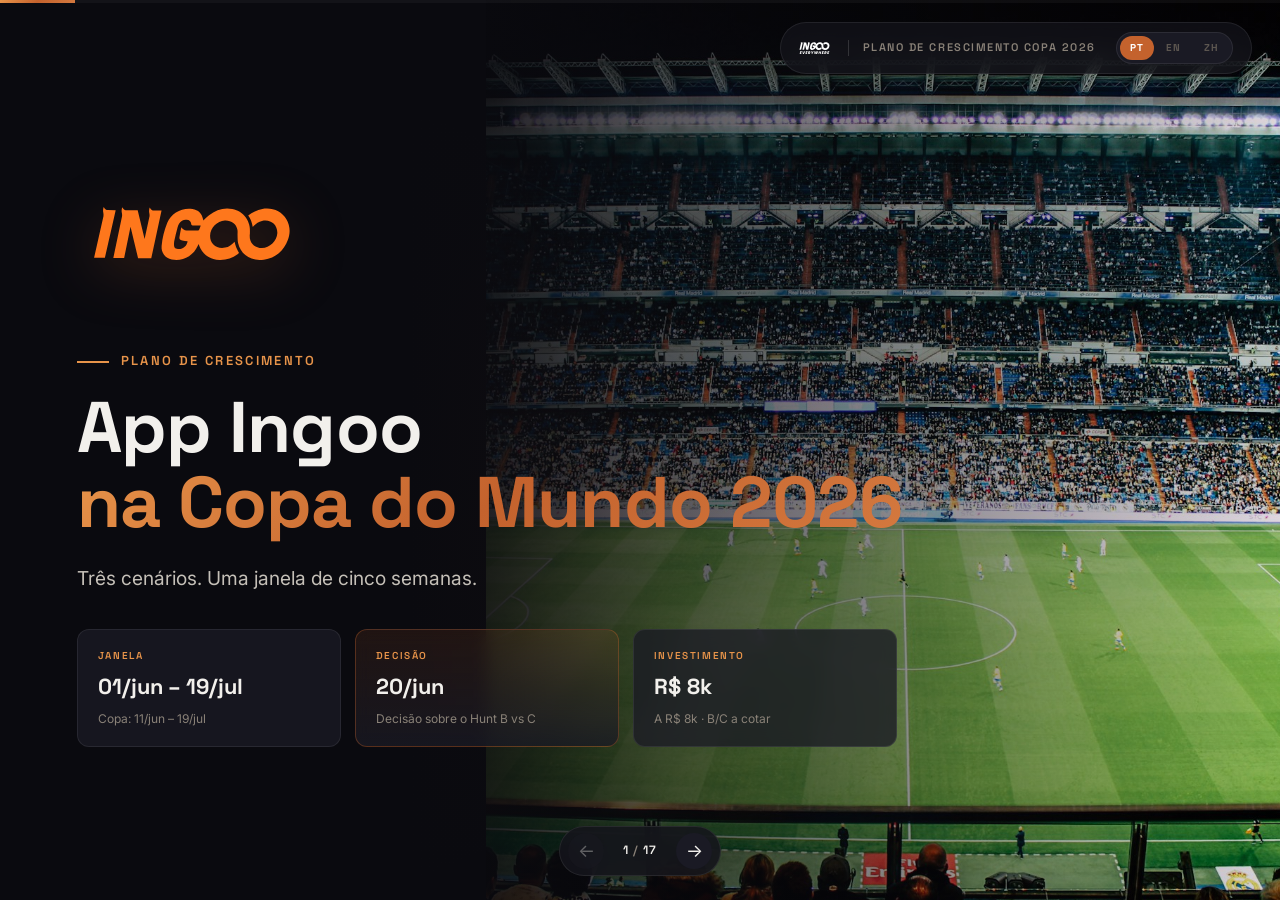
<file: index.html>
<!DOCTYPE html>
<html lang="pt-BR">
<head>
  <meta charset="UTF-8">
  <meta name="viewport" content="width=device-width, initial-scale=1.0, maximum-scale=1.0, user-scalable=no">
  <title>INGOO — Plano de Crescimento Copa 2026</title>
  <meta name="description" content="Plano de Crescimento do App Ingoo — Copa do Mundo 2026. Tres cenarios. Uma janela de 5 semanas.">
  <meta name="theme-color" content="#0A0A0F">
  <meta property="og:title" content="INGOO — Plano de Crescimento Copa 2026">
  <meta property="og:description" content="Tres cenarios. Uma janela de 5 semanas.">
  <meta property="og:image" content="brand/logo-ingoo-vector.svg">

  <link rel="preconnect" href="https://fonts.googleapis.com">
  <link rel="preconnect" href="https://fonts.gstatic.com" crossorigin>
  <link href="https://fonts.googleapis.com/css2?family=Inter:wght@300;400;500;600;700;800;900&family=Space+Grotesk:wght@400;500;600;700&display=swap" rel="stylesheet">
  <link rel="stylesheet" href="styles.css">
  <link rel="icon" type="image/svg+xml" href="brand/logo-ingoo.svg">
</head>
<body>

  <!-- Header fixo de marca -->
  <header class="brand-header">
    <img src="brand/logo-ingoo.svg" alt="INGOO" class="brand-header-logo">
    <div class="brand-divider"></div>
    <span class="brand-text">Plano de Crescimento Copa 2026</span>
    <div class="lang-switcher">
      <a href="./" class="lang-btn active" data-lang="pt">PT</a>
      <a href="./en/" class="lang-btn" data-lang="en">EN</a>
      <a href="./zh/" class="lang-btn" data-lang="zh">ZH</a>
    </div>
  </header>

  <!-- Navegacao -->
  <nav class="deck-nav">
    <button id="prevBtn" class="nav-btn" aria-label="Slide anterior">&larr;</button>
    <div class="nav-counter"><span id="curSlide">1</span> / <span id="totSlide">17</span></div>
    <button id="nextBtn" class="nav-btn" aria-label="Proximo slide">&rarr;</button>
  </nav>

  <!-- Indicador de progresso -->
  <div class="progress-bar"><div id="progressFill" class="progress-fill"></div></div>

  <main class="deck">

    <!-- 1. CAPA -->
    <section class="slide slide-cover" data-bg="cover">
      <div class="cover-bg">
        <img src="brand/football/estadio.jpg" alt="" class="cover-bg-img">
        <div class="cover-bg-overlay"></div>
      </div>
      <div class="cover-content">
        <div class="cover-logo-wrap">
          <img src="brand/logo-ingoo-vector.svg" alt="INGOO EVERYWHERE" class="cover-logo">
        </div>
        <div class="eyebrow">Plano de Crescimento</div>
        <h1 class="cover-title">
          App Ingoo<br>
          <span class="gradient-text">na Copa do Mundo 2026</span>
        </h1>
        <p class="cover-lead">Três cenários. Uma janela de cinco semanas.</p>
        <div class="cover-meta">
          <div class="meta-item">
            <span class="meta-label">Janela</span>
            <span class="meta-value">01/jun – 19/jul</span>
            <span class="meta-sub">Copa: 11/jun – 19/jul</span>
          </div>
          <div class="meta-item meta-item-highlight">
            <span class="meta-label">Decisão</span>
            <span class="meta-value">20/jun</span>
            <span class="meta-sub">Decisão sobre o Hunt B vs C</span>
          </div>
          <div class="meta-item">
            <span class="meta-label">Investimento</span>
            <span class="meta-value">R$ 8k</span>
            <span class="meta-sub">A R$ 8k · B/C a cotar</span>
          </div>
        </div>
      </div>
    </section>

    <!-- 2. CONTEXTO -->
    <section class="slide" data-bg="ctx">
      <div class="slide-bg">
        <img src="brand/football/bar-tv-jogo.jpg" alt="" class="slide-bg-img bg-right">
        <div class="slide-bg-fade fade-from-left"></div>
      </div>
      <div class="slide-inner">
        <div class="slide-head">
          <span class="kicker">01 — Contexto</span>
          <h2>Por que a Copa <span class="gradient-text">muda o jogo</span></h2>
          <p class="sub">Cinco semanas de tráfego concentrado nos pontos onde a Ingoo já está.</p>
        </div>
        <div class="grid g-4">
          <div class="stat-card">
            <div class="stat-num">3-5×</div>
            <div class="stat-label">Tráfego em bares</div>
            <div class="stat-sub">baseline em dia de Brasil</div>
          </div>
          <div class="stat-card">
            <div class="stat-num">2h30</div>
            <div class="stat-label">Tempo médio no bar</div>
            <div class="stat-sub">vs 1h em dia normal</div>
          </div>
          <div class="stat-card">
            <div class="stat-num">100%</div>
            <div class="stat-label">Bateria crítica</div>
            <div class="stat-sub">filmando, stories, grupo</div>
          </div>
          <div class="stat-card">
            <div class="stat-num"><svg width="32" height="32" viewBox="0 0 24 24" fill="none" stroke="currentColor" stroke-width="2"><path d="M4 12v8a2 2 0 0 0 2 2h12a2 2 0 0 0 2-2v-8M16 6l-4-4-4 4M12 2v13"/></svg></div>
            <div class="stat-label">Compartilhamento</div>
            <div class="stat-sub">stories já acontecem sozinhos</div>
          </div>
        </div>
        <div class="quote-card">
          <div class="quote-tag">PREMISSA CENTRAL</div>
          <p>Cada uma dessas variáveis amplifica o City Hunt. Mas a base de crescimento <strong>não depende</strong> do Hunt sair: QR na tela das máquinas, ASO (otimização nas lojas de app), parcerias, paid, referral e embaixadores geram aquisição em qualquer cenário.</p>
          <p class="highlight">A Copa é a janela. O Hunt é o turbo.</p>
        </div>
      </div>
    </section>

    <!-- 3. TRES CENARIOS -->
    <section class="slide" data-bg="dark">
      <div class="slide-inner">
        <div class="slide-head">
          <span class="kicker">02 — Caminhos</span>
          <h2>Três cenários. <span class="gradient-text">Escala progressiva.</span></h2>
          <p class="sub">Começa enxuto. Escala quando KPI bater meta. Decisão sobre o Hunt em 20/jun.</p>
        </div>
        <div class="grid g-3">
          <div class="scenario scenario-a">
            <div class="pill pill-lean">CENÁRIO A</div>
            <h3>Modo enxuto</h3>
            <p class="scenario-sub">Enxuto — só ações de baixo custo + permuta</p>
            <ul class="scenario-list">
              <li><span>Motor</span><strong>Orgânico + referral + QR na tela</strong></li>
              <li><span>Bônus download</span><strong>20-30min grátis no app</strong></li>
              <li><span>Mídia</span><strong>Remarketing + Google UAC</strong></li>
              <li><span>Downloads</span><strong>25-40k em 90d</strong></li>
              <li><span>Custo de aquisição (CAC)</span><strong>~R$ 0,50</strong></li>
              <li><span>Investimento</span><strong class="lean-value">A cotar</strong></li>
            </ul>
          </div>
          <div class="scenario scenario-b">
            <div class="pill pill-brand">CENÁRIO B</div>
            <h3>Hunt na Copa</h3>
            <p class="scenario-sub">Aposta viral — motor de novos usuários</p>
            <ul class="scenario-list">
              <li><span>Motor</span><strong>Viral via Hunt + Tela 'Aluguel concluído'</strong></li>
              <li><span>Mecânicas</span><strong>Baú-do-Jogo, Baú-do-Gol</strong></li>
              <li><span>Downloads</span><strong>150k+ em 90d</strong></li>
              <li><span>Custo de aquisição (CAC)</span><strong>~R$ 1,00</strong></li>
              <li><span>Investimento</span><strong>A cotar</strong></li>
            </ul>
          </div>
          <div class="scenario scenario-c">
            <div class="pill pill-muted">CENÁRIO C</div>
            <h3>Sem Hunt</h3>
            <p class="scenario-sub">Plano B — mídia paga forte</p>
            <ul class="scenario-list">
              <li><span>Motor</span><strong>Mídia paga + referral + Wallet</strong></li>
              <li><span>Mecânicas</span><strong>Cupom-do-Jogo, Aluguel-no-Gol</strong></li>
              <li><span>Downloads</span><strong>80k em 90d</strong></li>
              <li><span>Custo de aquisição (CAC)</span><strong>~R$ 2,70</strong></li>
              <li><span>Investimento</span><strong>A cotar</strong></li>
            </ul>
          </div>
        </div>
        <p class="footnote"><strong>A roda já</strong> — risco zero. <strong>B</strong> liga se Hunt entregar até 20/jun. <strong>C</strong> só se Hunt atrasar e quiser compensar com paid.</p>
      </div>
    </section>

    <!-- 4. PIVOT -->
    <section class="slide" data-bg="dark">
      <div class="slide-bg">
        <img src="brand/football/torcida-brasil.jpg" alt="" class="slide-bg-img bg-right">
        <div class="slide-bg-fade fade-from-left"></div>
      </div>
      <div class="slide-inner">
        <div class="slide-head">
          <span class="kicker">03 — Ponto de decisão</span>
          <h2>Final de junho. <span class="gradient-text">Três critérios objetivos (sim ou não).</span></h2>
          <p class="sub">2 atrasados = vai pra Cenário C sem discussão.</p>
        </div>
        <div class="milestones">
          <div class="milestone">
            <div class="milestone-num">01</div>
            <div>
              <h4>Servidor do Hunt funcionando do início ao fim</h4>
              <p>Mapa, scan, abertura, sorteio, cupom emitido — em staging.</p>
            </div>
          </div>
          <div class="milestone">
            <div class="milestone-num">02</div>
            <div>
              <h4>App publicado em teste interno (TestFlight (teste interno Apple))</h4>
              <p>iOS e Android com fluxo completo testado pelo time.</p>
            </div>
          </div>
          <div class="milestone">
            <div class="milestone-num">03</div>
            <div>
              <h4>Painel comerciante validando 1 baú</h4>
              <p>Garçom escaneia QR do usuário e marca como usado, em ambiente real.</p>
            </div>
          </div>
        </div>
        <p class="footnote">Apostar num versão mínima mal feito durante a Copa destrói mais valor do que entregar tarde.</p>
      </div>
    </section>

    <!-- 5. BASE COMUM 1/2 -->
    <section class="slide" data-bg="dark">
      <div class="slide-inner">
        <div class="slide-head">
          <span class="kicker">04 — Base comum <span class="page-tag">1/2</span></span>
          <h2>Começa <span class="gradient-text">agora.</span></h2>
          <p class="sub">ROI positivo independente do Hunt. Rola nos dois cenários.</p>
        </div>
        <div class="grid g-2">
          <div class="action-card">
            <div class="action-num">A1</div>
            <div>
              <h4>QR dinâmico na tela das máquinas</h4>
              <p>Display e-ink mostra QR + mensagem rotativa. Custo zero. Atualiza em real-time: dia de Brasil = "Cerveja grátis no app". Dia comum = outra oferta.</p>
            </div>
          </div>
          <div class="action-card">
            <div class="action-num">A2</div>
            <div>
              <h4>Lock screen do power bank</h4>
              <p>Banner rotativo "Jogo do Brasil hoje — Ingoo no bar mais próximo".</p>
            </div>
          </div>
          <div class="action-card">
            <div class="action-num">A3</div>
            <div>
              <h4>Otimização nas lojas (ASO) + materiais visuais da Copa</h4>
              <p>Título: "Ingoo — Power Bank pra Copa". Screenshots: bar com TV. Vídeo de 15s pra stores.</p>
            </div>
          </div>
          <div class="action-card">
            <div class="action-num">A4</div>
            <div>
              <h4>Parcerias-âncora</h4>
              <p>Marcas patrocinadoras (cupons e brindes), TIM (dados patrocinados), GL Events (Fan Zones).</p>
            </div>
          </div>
        </div>
      </div>
    </section>

    <!-- 6. BASE COMUM 2/2 -->
    <section class="slide" data-bg="dark">
      <div class="slide-inner">
        <div class="slide-head">
          <span class="kicker">04 — Base comum <span class="page-tag">2/2</span></span>
          <h2>Mídia, conteúdo, <span class="gradient-text">referral, operação.</span></h2>
        </div>
        <div class="grid g-3">
          <div class="action-card-sm">
            <h4>Mídia paga</h4>
            <p>Meta + Google UAC + TikTok com geo-localização. Valores a cotar por canal.</p>
          </div>
          <div class="action-card-sm">
            <h4>15 criadores de conteúdo locais</h4>
            <p>5 por cidade. Conteúdo nativo: bar, jogo, Ingoo, comemoração. Valor a cotar.</p>
          </div>
          <div class="action-card-sm">
            <h4>Indique e Ganhe 2×</h4>
            <p>Indique = aluguel grátis 60min. Indicado = 30min. <strong>Custo de aquisição (CAC) marginal R$ 3-5.</strong></p>
          </div>
          <div class="action-card-sm">
            <h4>Embaixadores presenciais</h4>
            <p>10 bares-âncora × dias de Brasil × R$ 200. Converte na hora.</p>
          </div>
          <div class="action-card-sm">
            <h4>Operação 2× na frota</h4>
            <p>Reposição dobrada nos top 30 bares em dias de Brasil.</p>
          </div>
          <div class="action-card-sm">
            <h4>Conteúdo orgânico</h4>
            <p>@ingooapp: 1 post/dia Instagram + TikTok durante toda a Copa.</p>
          </div>
        </div>
      </div>
    </section>

    <!-- 7. CENARIO A — LEAN / BOOTSTRAP -->
    <section class="slide" data-bg="dark">
      <div class="slide-inner">
        <div class="slide-head">
          <span class="kicker">05 — Cenário A</span>
          <h2>Modo enxuto: <span class="gradient-text">R$ 8k.</span></h2>
          <p class="sub">Só ações de baixo custo + permuta + ferramentas grátis. Cupom de 20-30min grátis na 1ª instalação como gatilho de download.</p>
        </div>
        <div class="grid g-2 g-asym">
          <div class="scenario scenario-a">
            <div class="pill pill-lean">CENÁRIO A — BOOTSTRAP</div>
            <p class="thesis">
              <strong>Tese:</strong> crescer só com o que já tem.<br><br>
              Sem mídia paga pesada. Sem criadores de conteúdo pagos. Sem embaixadores assalariados.<br><br>
              Tudo que custa caro vira <strong>permuta</strong>: cupom Ingoo em troca de exposição do creator, cerveja/drink do parceiro em troca de tráfego.<br><br>
              <em>Crescimento gradual, não explosivo.</em> Mas zero risco financeiro.
            </p>
          </div>
          <div class="lean-grid">
            <div class="lean-row">
              <span class="lean-cat">Mídia paga</span>
              <strong class="lean-val">R$ 5k</strong>
              <span class="lean-note">Remarketing no Meta de visitantes do site + Google UAC (campanhas universais de app) só de alta intenção de compra</span>
            </div>
            <div class="lean-row">
              <span class="lean-cat">Criadores de conteúdo</span>
              <strong class="lean-val">R$ 0</strong>
              <span class="lean-note">3-5 micro-influenciadores em permuta (cupom grátis + amigos)</span>
            </div>
            <div class="lean-row">
              <span class="lean-cat">Embaixadores</span>
              <strong class="lean-val">R$ 2k</strong>
              <span class="lean-note">Só 2 nos jogos do Brasil, R$ 200/dia × 5 jogos</span>
            </div>
            <div class="lean-row">
              <span class="lean-cat">QR na tela</span>
              <strong class="lean-val">R$ 0</strong>
              <span class="lean-note">QR direto no display e-ink das máquinas — atualiza em real-time</span>
            </div>
            <div class="lean-row">
              <span class="lean-cat">Cupons / prêmios</span>
              <strong class="lean-val">R$ 0</strong>
              <span class="lean-note">20-30min grátis no download (custo marginal) + permuta de prêmios com marcas</span>
            </div>
            <div class="lean-row">
              <span class="lean-cat">Push / cerca virtual de localização</span>
              <strong class="lean-val">R$ 0</strong>
              <span class="lean-note">Firebase free tier (até 1MM notificações/mês)</span>
            </div>
            <div class="lean-row">
              <span class="lean-cat">Dev Wallet+Cupom</span>
              <strong class="lean-val">absorvido</strong>
              <span class="lean-note">~5 dias dev F3X já alocado</span>
            </div>
            <div class="lean-row">
              <span class="lean-cat">Imprevistos (10%)</span>
              <strong class="lean-val">R$ 1k</strong>
              <span class="lean-note">Buffer mínimo</span>
            </div>
            <div class="lean-row lean-total">
              <span class="lean-cat">TOTAL</span>
              <strong class="lean-val lean-val-total">R$ 8k</strong>
              <span class="lean-note">vs valores maiores em B e C</span>
            </div>
          </div>
        </div>
        <div class="lean-kpis">
          <div class="lean-kpi"><strong>25-40k</strong><span>novos downloads (90d)</span></div>
          <div class="lean-kpi"><strong>110k</strong><span>Usuários ativos no mês (MAU) em 90 dias</span></div>
          <div class="lean-kpi"><strong>15%</strong><span>Usuários ativos no dia (DAU) / Usuários ativos no mês (MAU)</span></div>
          <div class="lean-kpi"><strong>0,10</strong><span>Fator viral (K) (limitado)</span></div>
          <div class="lean-kpi"><strong>~R$ 0,50</strong><span>Custo de aquisição médio (quase tudo orgânico)</span></div>
          <div class="lean-kpi"><strong>+2pp</strong><span>locação paga</span></div>
        </div>
      </div>
    </section>

    <!-- 8. CENARIO B — HUNT -->
    <section class="slide" data-bg="dark">
      <div class="slide-bg">
        <img src="brand/football/bola-rede.jpg" alt="" class="slide-bg-img bg-right">
        <div class="slide-bg-fade fade-from-left"></div>
      </div>
      <div class="slide-inner narrow">
        <div class="slide-head">
          <span class="kicker">06 — Cenário B</span>
          <h2>Com Hunt: <span class="gradient-text">o motor viral.</span></h2>
          <p class="sub">Tela 'Aluguel concluído' vira primeiro contato de 60% dos novos usuários.</p>
        </div>
        <div class="grid g-2 g-asym">
          <div class="scenario scenario-b">
            <div class="pill pill-brand">TESE</div>
            <p class="thesis">
              Hunt vira o <strong>motor principal</strong> de aquisição e viralização.<br><br>
              Convite "me ajude a abrir esse baú" — <strong>Fator viral (K) &gt; 0,5</strong>.<br><br>
              Notificação a cada gol = reabertura em tempo real. <strong>Usuários ativos no dia (DAU) 5× em dia de Brasil.</strong>
            </p>
          </div>
          <div class="mech-list">
            <div class="mech-list-title">MECÂNICAS EXCLUSIVAS</div>
            <div class="mech"><strong>Baú-do-Jogo</strong><span>Destrava 15min antes do apito, fecha no 2T.</span></div>
            <div class="mech"><strong>Baú-do-Gol</strong><span>Cada gol = notificação em massa, baú válido 30min nos bares próximos.</span></div>
            <div class="mech"><strong>Pool de palpites</strong><span>Antes do jogo, usuário escolhe placar. Acertou = sorteio.</span></div>
            <div class="mech"><strong>Bar Ranking</strong><span>Bares com mais baús abertos. Top 3 = troféu + post.</span></div>
            <div class="mech"><strong>Final Hunt</strong><span>19/jul: iPhone, Apple Watch, ingresso amistoso.</span></div>
          </div>
        </div>
      </div>
    </section>

    <!-- 9. CENARIO B — KPIs -->
    <section class="slide" data-bg="dark">
      <div class="slide-inner">
        <div class="slide-head">
          <span class="kicker">06 — Cenário B — KPIs</span>
          <h2>Meta 90 dias. <span class="gradient-text">A cotar.</span></h2>
        </div>
        <div class="grid g-3 kpi-grid">
          <div class="kpi kpi-b"><div class="kpi-num">150k+</div><div class="kpi-label">Novos downloads</div><div class="kpi-sub">vs ~30k/mês baseline</div></div>
          <div class="kpi kpi-b"><div class="kpi-num">300k</div><div class="kpi-label">Usuários ativos no mês (MAU)</div><div class="kpi-sub">vs ~80k hoje</div></div>
          <div class="kpi kpi-b"><div class="kpi-num">25%</div><div class="kpi-label">Usuários ativos no dia (DAU) / Usuários ativos no mês (MAU)</div><div class="kpi-sub">vs ~12% hoje</div></div>
          <div class="kpi kpi-b"><div class="kpi-num">0,5</div><div class="kpi-label">Fator viral (K)</div><div class="kpi-sub">vs ~0,05 baseline</div></div>
          <div class="kpi kpi-b"><div class="kpi-num">R$ 1,00</div><div class="kpi-label">Custo de aquisição médio</div><div class="kpi-sub">queda de 50%+</div></div>
          <div class="kpi kpi-b"><div class="kpi-num">+10pp</div><div class="kpi-label">Locação paga</div><div class="kpi-sub">% Usuários ativos no mês (MAU) que aluga</div></div>
        </div>
        </div>
        <div class="invest-bar invest-b">
          <div class="invest-title">INVESTIMENTO B: A COTAR</div>
          <div class="invest-detail">Composição: Mídia paga · Criadores de conteúdo · Embaixadores presenciais · Material<br><span class="dim">Valores a cotar junto à equipe financeira.</span></div>
        </div>
      </div>
    </section>

    <!-- 10. CENARIO C — SEM HUNT -->
    <section class="slide" data-bg="dark">
      <div class="slide-bg">
        <img src="brand/vending-machine.png" alt="" class="slide-bg-img bg-right bg-machine">
      </div>
      <div class="slide-inner narrow">
        <div class="slide-head">
          <span class="kicker">07 — Cenário C</span>
          <h2>Sem Hunt: <span class="gradient-text">aquisição clássica.</span></h2>
          <p class="sub">App segue como ferramenta de aluguel. Crescimento por mídia paga, referral e Wallet simples.</p>
        </div>
        <div class="grid g-2 g-asym">
          <div class="scenario scenario-c">
            <div class="pill pill-muted">TESE</div>
            <p class="thesis">
              Sem Hunt, foco em transformar a Copa em <strong>boost de aquisição clássico</strong>.<br><br>
              1. Convencer gente a baixar antes de precisar.<br><br>
              2. Maximizar referral entre amigos no mesmo bar.<br><br>
              3. Antecipar "Wallet de cupons" (~5 dias dev) como diferenciação.
            </p>
          </div>
          <div class="mech-list">
            <div class="mech-list-title">MECÂNICAS ALTERNATIVAS</div>
            <div class="mech"><strong>Cupom-do-Jogo</strong><span>Cada aluguel em dia de Brasil = cupom aleatório na Wallet.</span></div>
            <div class="mech"><strong>Aluguel-no-Gol</strong><span>Cada gol = aluguel grátis nos top 30 bares por 15min.</span></div>
            <div class="mech"><strong>Pool de palpites simples</strong><span>Acertou placar = cupom Ingoo.</span></div>
            <div class="mech"><strong>Bar do Mês</strong><span>Ranking de aluguéis. Top 3 = post + premiação.</span></div>
            <div class="mech"><strong>Referral 2× reforçado</strong><span>Indique 2 amigos = 1 dia inteiro grátis.</span></div>
          </div>
        </div>
      </div>
    </section>

    <!-- 11. CENARIO C — KPIs -->
    <section class="slide" data-bg="dark">
      <div class="slide-inner">
        <div class="slide-head">
          <span class="kicker">07 — Cenário C — KPIs</span>
          <h2>Meta 90 dias. <span class="text-muted">A cotar.</span></h2>
        </div>
        <div class="grid g-3 kpi-grid">
          <div class="kpi kpi-c"><div class="kpi-num">80k</div><div class="kpi-label">Novos downloads</div><div class="kpi-sub">vs 25-40k no A · vs 150k no B</div></div>
          <div class="kpi kpi-c"><div class="kpi-num">150k</div><div class="kpi-label">Usuários ativos no mês (MAU)</div><div class="kpi-sub">vs 110k no A · vs 300k no B</div></div>
          <div class="kpi kpi-c"><div class="kpi-num">18%</div><div class="kpi-label">Usuários ativos no dia (DAU) / Usuários ativos no mês (MAU)</div><div class="kpi-sub">vs 15% no A · vs 25% no B</div></div>
          <div class="kpi kpi-c"><div class="kpi-num">0,15</div><div class="kpi-label">Fator viral (K)</div><div class="kpi-sub">vs 0,1 no A · vs 0,5 no B</div></div>
          <div class="kpi kpi-c"><div class="kpi-num">R$ 2,70</div><div class="kpi-label">Custo de aquisição médio</div><div class="kpi-sub">vs R$ 0,50 no A · vs R$ 1,00 no B</div></div>
          <div class="kpi kpi-c"><div class="kpi-num">+4pp</div><div class="kpi-label">Locação paga</div><div class="kpi-sub">vs +2pp no A · vs +10pp no B</div></div>
        </div>
        </div>
        <div class="invest-bar invest-c">
          <div class="invest-title">INVESTIMENTO C: A COTAR</div>
          <div class="invest-detail">Composição: Mídia paga reforçada · Criadores de conteúdo · Embaixadores (20 bares) · Material<br><span class="dim">Valores a cotar junto à equipe financeira.</span></div>
        </div>
      </div>
    </section>

    <!-- 12. COMPARATIVO -->
    <section class="slide" data-bg="dark">
      <div class="slide-inner">
        <div class="slide-head">
          <span class="kicker">08 — Comparativo</span>
          <h2>A entrega <span class="gradient-text">2× mais</span>, custando menos.</h2>
        </div>
        <div class="compare-wrap">
          <table class="compare compare-3">
            <thead>
              <tr><th>Variável</th><th class="th-lean">Cenário A · Enxuto</th><th class="th-a">Cenário B · Hunt</th><th class="th-b">Cenário C · Premium</th></tr>
            </thead>
            <tbody>
              <tr><td>Downloads novos (90d)</td><td class="td-lean">25-40k</td><td class="td-a">150k+</td><td>80k</td></tr>
              <tr><td>Usuários ativos no mês (MAU) (90d)</td><td class="td-lean">110k</td><td class="td-a">300k</td><td>150k</td></tr>
              <tr><td>Custo de aquisição médio</td><td class="td-lean">~R$ 0,50</td><td class="td-a">R$ 1,00</td><td>R$ 2,70</td></tr>
              <tr><td>Fator viral (K)</td><td class="td-lean">0,10</td><td class="td-a">0,50</td><td>0,15</td></tr>
              <tr><td>Risco financeiro</td><td class="td-lean">Zero</td><td class="td-a">Baixo</td><td>Alto</td></tr>
              <tr><td>Depende de Hunt sair?</td><td class="td-lean">Não</td><td class="td-a">Sim</td><td>Não</td></tr>
              <tr><td>Marca pós-Copa</td><td class="td-lean">Incremental</td><td class="td-a">Plataforma de cidade</td><td>Power bank com cupom</td></tr>
            </tbody>
          </table>
        </div>
        <p class="footnote"><strong>A roda sempre</strong>, com ou sem orçamento. <strong>B</strong> é onde se transforma. <strong>C</strong> só vale se Hunt atrasar e quiser compensar com paid pesado.</p>
      </div>
    </section>

    <!-- 13. RECOMENDACAO -->
    <section class="slide" data-bg="dark">
      <div class="slide-inner">
        <div class="slide-head">
          <span class="kicker">09 — Recomendação</span>
          <h2>Roda A. <span class="gradient-text">Escala pra B se Hunt sair.</span></h2>
          <p class="sub">C só se Hunt atrasar e tiver orçamento pra compensar com paid.</p>
        </div>
        <div class="recs">
          <div class="rec"><div class="rec-num">01</div><div><h4>Cenário A (R$ 8k) começa hoje — sem depender de nada</h4><p>QR na tela das máquinas, ASO (otimização nas lojas de app), referral 2×, permuta com marca ou comerciante, notificações via Firebase. Risco zero, ROI positivo independente.</p></div></div>
          <div class="rec"><div class="rec-num">02</div><div><h4>Ponto de decisão Hunt = 20/jun</h4><p>Se os 3 critérios do Hunt forem atendidos → liga Cenário B em cima do A. Se 2 ou mais falharem → decisão entre ficar em A ou subir pra C.</p></div></div>
          <div class="rec"><div class="rec-num">03</div><div><h4>Dev Wallet+Cupom em paralelo</h4><p>~5 dias dev F3X já alocado. Vira feature útil pós-Copa em qualquer cenário.</p></div></div>
          <div class="rec"><div class="rec-num">04</div><div><h4>Comerciantes-âncora servem aos 3 cenários</h4><p>Negociar 30 bares agora. QR na tela das máquinas + permuta de prêmios. Nunca é desperdício.</p></div></div>
          <div class="rec"><div class="rec-num">05</div><div><h4>Mede semanalmente — pode escalar antes do ponto de decisão</h4><p>Se KPI do A bater meta cedo (custo de aquisição abaixo de R$ 0,50 + engajamento diário acima de 18%), libera orçamento pra mídia paga e antecipa parte de B.</p></div></div>
        </div>
      </div>
    </section>

    <!-- 14. CRONOGRAMA -->
    <section class="slide" data-bg="dark">
      <div class="slide-inner">
        <div class="slide-head">
          <span class="kicker">10 — Cronograma</span>
          <h2>Trilha A e B <span class="gradient-text">em paralelo</span> até o pivot.</h2>
        </div>
        <div class="timeline">
          <div class="t-row"><div class="t-date">01-07/jun</div><div class="t-pill t-base">Base</div><div class="t-desc">QR na tela das máquinas, ASO (otimização nas lojas de app), contato com marcas patrocinadoras, recrutar criadores de conteúdo, Meta Ads, ativar referral 2×.</div></div>
          <div class="t-row"><div class="t-date">08-19/jun</div><div class="t-pill t-base">Base + Dev</div><div class="t-desc">Embaixadores, conteúdo daily. Dev Hunt + TestFlight (teste interno Apple). Wallet simples em paralelo.</div></div>
          <div class="t-row t-pivot"><div class="t-date">20/jun</div><div class="t-pill t-red">PIVOT</div><div class="t-desc">Decisão A vs B baseada em 3 critérios objetivos.</div></div>
          <div class="t-row"><div class="t-date">22-26/jun</div><div class="t-pill t-base">Lançamento controlado</div><div class="t-desc">A: Hunt em 3 bares. B: Wallet em 10 bares.</div></div>
          <div class="t-row"><div class="t-date">27-30/jun</div><div class="t-pill t-base">Launch público</div><div class="t-desc">A: Hunt em 30 bares-âncora. B: Wallet em 30 bares.</div></div>
          <div class="t-row"><div class="t-date">29/jun-19/jul</div><div class="t-pill t-base">Copa</div><div class="t-desc">A: Baú-do-Jogo, Final Hunt. B: Cupom-do-Jogo, Aluguel-no-Gol.</div></div>
          <div class="t-row"><div class="t-date">20/jul-31/ago</div><div class="t-pill t-base">Pós-Copa</div><div class="t-desc">Retenção. Hunt vira recorrência semanal (A) ou entra em prod (B).</div></div>
        </div>
      </div>
    </section>

    <!-- 15. RISCOS -->
    <section class="slide" data-bg="dark">
      <div class="slide-inner">
        <div class="slide-head">
          <span class="kicker">11 — Riscos</span>
          <h2>Cada um com <span class="gradient-text">mitigação definida.</span></h2>
        </div>
        <div class="risks">
          <div class="risk"><div class="risk-dot"></div><div><h4>Brasil eliminado na fase de grupos</h4><p><em>Mitigação:</em> plano focado em outros times grandes. Bar continua cheio.</p></div></div>
          <div class="risk"><div class="risk-dot"></div><div><h4>Sobrecarga das máquinas em dia de Brasil</h4><p><em>Mitigação:</em> operação dobrada + monitoramento real-time. Redistribuição em 30min.</p></div></div>
          <div class="risk"><div class="risk-dot"></div><div><h4>Crise pública com bug no Hunt (A)</h4><p><em>Mitigação:</em> painel de botão de emergência para desativar baú remotamente.</p></div></div>
          <div class="risk"><div class="risk-dot"></div><div><h4>Marca patrocinadora não fecha</h4><p><em>Mitigação:</em> Vários comerciantes e marcas como alternativa. Diversificar contato desde o início.</p></div></div>
          <div class="risk"><div class="risk-dot"></div><div><h4>Atraso Apple Store (A)</h4><p><em>Mitigação:</em> PWA fallback ou liberar Android no D1, iOS no D3-5.</p></div></div>
        </div>
      </div>
    </section>

    <!-- 16. PROXIMAS 72H -->
    <section class="slide" data-bg="dark">
      <div class="slide-inner">
        <div class="slide-head">
          <span class="kicker">12 — Ações 72h</span>
          <h2>Sem isso, <span class="gradient-text">o cronograma não fecha.</span></h2>
        </div>
        <div class="actions">
          <div class="action"><span class="check"></span><div class="action-what">Contato direto com marcas patrocinadoras (cervejarias, telecom, varejo)</div></div>
          <div class="action"><span class="check"></span><div class="action-what">Lista dos 30 bares-âncora RJ com QR na tela das máquinas ativado</div></div>
          <div class="action"><span class="check"></span><div class="action-what">Reunião para cravar escopo dual (Hunt + Wallet fallback)</div></div>
          <div class="action"><span class="check"></span><div class="action-what">Brief Meta Ads + Google Google UAC (campanhas universais de app) + TikTok pré-Copa</div></div>
          <div class="action"><span class="check"></span><div class="action-what">Shortlist 15 criadores de conteúdo (RJ/SP/BH) + abordagem</div></div>
          <div class="action"><span class="check"></span><div class="action-what">Configurar QR dinâmico na tela das máquinas (template + rotação)</div></div>
          <div class="action"><span class="check"></span><div class="action-what">Aprovar reserva orçamentária para Cenários B/C (valores em análise)</div></div>
        </div>
      </div>
    </section>

    <!-- 17. FECHAMENTO -->
    <section class="slide slide-closing">
      <div class="closing-bg">
        <img src="brand/football/estadio.jpg" alt="" class="closing-bg-img">
        <div class="closing-bg-overlay"></div>
      </div>
      <div class="closing-content">
        <img src="brand/logo-ingoo-vector.svg" alt="INGOO EVERYWHERE" class="closing-logo">
        <h1 class="closing-h1">
          A Copa é a janela.<br>
          <span class="gradient-text">O Hunt é o turbo.</span>
        </h1>
        <p class="closing-sub">A execução é o que separa A de B.</p>
        </div>
      </div>
    </section>

  </main>

  <script>
    (function() {
      const slides = document.querySelectorAll('.slide');
      const total = slides.length;
      const totEl = document.getElementById('totSlide');
      const curEl = document.getElementById('curSlide');
      const fillEl = document.getElementById('progressFill');
      const prevBtn = document.getElementById('prevBtn');
      const nextBtn = document.getElementById('nextBtn');
      const deck = document.querySelector('.deck');
      let current = 0;

      totEl.textContent = total;
      // ajusta total no botao mesmo se HTML inicial estava com 17
      document.getElementById('totSlide').textContent = total;

      function goTo(idx) {
        idx = Math.max(0, Math.min(total - 1, idx));
        current = idx;
        slides[idx].scrollIntoView({ behavior: 'smooth', block: 'start' });
        update();
      }
      function update() {
        curEl.textContent = (current + 1);
        fillEl.style.width = (((current + 1) / total) * 100) + '%';
        prevBtn.disabled = (current === 0);
        nextBtn.disabled = (current === total - 1);
        // hash sync
        const hash = '#/' + (current + 1);
        if (location.hash !== hash) history.replaceState(null, '', hash);
      }

      prevBtn.addEventListener('click', () => goTo(current - 1));
      nextBtn.addEventListener('click', () => goTo(current + 1));

      // keyboard
      window.addEventListener('keydown', (e) => {
        if (e.key === 'ArrowRight' || e.key === 'PageDown' || e.key === ' ') { e.preventDefault(); goTo(current + 1); }
        else if (e.key === 'ArrowLeft' || e.key === 'PageUp') { e.preventDefault(); goTo(current - 1); }
        else if (e.key === 'Home') { goTo(0); }
        else if (e.key === 'End') { goTo(total - 1); }
        else if (e.key === 'f' || e.key === 'F') {
          if (!document.fullscreenElement) document.documentElement.requestFullscreen();
          else document.exitFullscreen();
        }
      });

      // observe which slide is in view (scroll)
      const io = new IntersectionObserver((entries) => {
        entries.forEach(e => {
          if (e.isIntersecting && e.intersectionRatio > 0.5) {
            const idx = Array.from(slides).indexOf(e.target);
            if (idx !== current) { current = idx; update(); }
          }
        });
      }, { threshold: [0.5, 0.6, 0.7] });
      slides.forEach(s => io.observe(s));

      // hash initial
      const m = location.hash.match(/^#\/(\d+)$/);
      if (m) goTo(parseInt(m[1], 10) - 1);
      else update();
    })();
  </script>
</body>
</html>
</file>
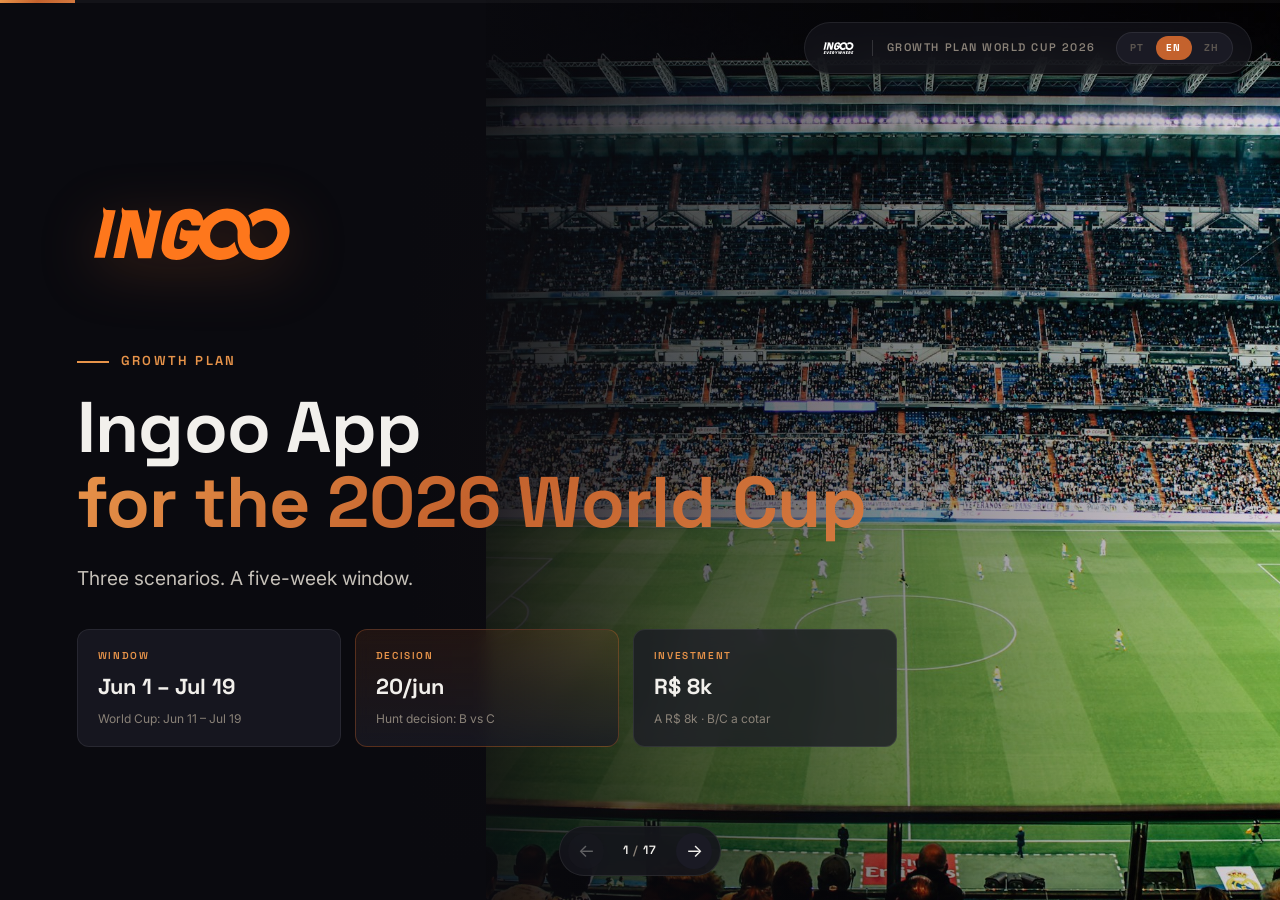
<file: en/index.html>
<!DOCTYPE html>
<html lang="en">
<head>
  <meta charset="UTF-8">
  <meta name="viewport" content="width=device-width, initial-scale=1.0, maximum-scale=1.0, user-scalable=no">
  <title>INGOO — Growth Plan World Cup 2026</title>
  <meta name="description" content="Ingoo App Growth Plan — FIFA World Cup 2026. Three scenarios. A five-week window.">
  <meta name="theme-color" content="#0A0A0F">
  <meta property="og:title" content="INGOO — Growth Plan World Cup 2026">
  <meta property="og:description" content="Three scenarios. A five-week window.">
  <meta property="og:image" content="brand/logo-ingoo-vector.svg">

  <link rel="preconnect" href="https://fonts.googleapis.com">
  <link rel="preconnect" href="https://fonts.gstatic.com" crossorigin>
  <link href="https://fonts.googleapis.com/css2?family=Inter:wght@300;400;500;600;700;800;900&family=Space+Grotesk:wght@400;500;600;700&display=swap" rel="stylesheet">
  <link rel="stylesheet" href="../styles.css">
  <link rel="icon" type="image/svg+xml" href="../brand/logo-ingoo.svg">
</head>
<body>

  <!-- Header fixo de marca -->
  <header class="brand-header">
    <img src="../brand/logo-ingoo.svg" alt="INGOO" class="brand-header-logo">
    <div class="brand-divider"></div>
    <span class="brand-text">Growth Plan World Cup 2026</span>
    <div class="lang-switcher">
      <a href="../" class="lang-btn" data-lang="pt">PT</a>
      <a href="./" class="lang-btn active" data-lang="en">EN</a>
      <a href="../zh/" class="lang-btn" data-lang="zh">ZH</a>
    </div>
  </header>

  <!-- Navegacao -->
  <nav class="deck-nav">
    <button id="prevBtn" class="nav-btn" aria-label="Previous slide">&larr;</button>
    <div class="nav-counter"><span id="curSlide">1</span> / <span id="totSlide">17</span></div>
    <button id="nextBtn" class="nav-btn" aria-label="Proximo slide">&rarr;</button>
  </nav>

  <!-- Indicador de progresso -->
  <div class="progress-bar"><div id="progressFill" class="progress-fill"></div></div>

  <main class="deck">

    <!-- 1. CAPA -->
    <section class="slide slide-cover" data-bg="cover">
      <div class="cover-bg">
        <img src="../brand/football/estadio.jpg" alt="" class="cover-bg-img">
        <div class="cover-bg-overlay"></div>
      </div>
      <div class="cover-content">
        <div class="cover-logo-wrap">
          <img src="../brand/logo-ingoo-vector.svg" alt="INGOO EVERYWHERE" class="cover-logo">
        </div>
        <div class="eyebrow">Growth Plan</div>
        <h1 class="cover-title">
          Ingoo App<br>
          <span class="gradient-text">for the 2026 World Cup</span>
        </h1>
        <p class="cover-lead">Three scenarios. A five-week window.</p>
        <div class="cover-meta">
          <div class="meta-item">
            <span class="meta-label">Window</span>
            <span class="meta-value">Jun 1 – Jul 19</span>
            <span class="meta-sub">World Cup: Jun 11 – Jul 19</span>
          </div>
          <div class="meta-item meta-item-highlight">
            <span class="meta-label">Decision</span>
            <span class="meta-value">20/jun</span>
            <span class="meta-sub">Hunt decision: B vs C</span>
          </div>
          <div class="meta-item">
            <span class="meta-label">Investment</span>
            <span class="meta-value">R$ 8k</span>
            <span class="meta-sub">A R$ 8k · B/C a cotar</span>
          </div>
        </div>
      </div>
    </section>

    <!-- 2. CONTEXTO -->
    <section class="slide" data-bg="ctx">
      <div class="slide-bg">
        <img src="../brand/football/bar-tv-jogo.jpg" alt="" class="slide-bg-img bg-right">
        <div class="slide-bg-fade fade-from-left"></div>
      </div>
      <div class="slide-inner">
        <div class="slide-head">
          <span class="kicker">01 — Context</span>
          <h2>Why the World Cup <span class="gradient-text">changes everything</span></h2>
          <p class="sub">Five weeks of concentrated traffic exactly where Ingoo already operates.</p>
        </div>
        <div class="grid g-4">
          <div class="stat-card">
            <div class="stat-num">3-5×</div>
            <div class="stat-label">Bar traffic</div>
            <div class="stat-sub">baseline on Brazil match days</div>
          </div>
          <div class="stat-card">
            <div class="stat-num">2h30</div>
            <div class="stat-label">Average time at the bar</div>
            <div class="stat-sub">vs 1h on regular days</div>
          </div>
          <div class="stat-card">
            <div class="stat-num">100%</div>
            <div class="stat-label">Critical battery</div>
            <div class="stat-sub">filming, stories, group chats</div>
          </div>
          <div class="stat-card">
            <div class="stat-num"><svg width="32" height="32" viewBox="0 0 24 24" fill="none" stroke="currentColor" stroke-width="2"><path d="M4 12v8a2 2 0 0 0 2 2h12a2 2 0 0 0 2-2v-8M16 6l-4-4-4 4M12 2v13"/></svg></div>
            <div class="stat-label">Sharing</div>
            <div class="stat-sub">stories happen on their own</div>
          </div>
        </div>
        <div class="quote-card">
          <div class="quote-tag">CORE PREMISE</div>
          <p>Each variable amplifies City Hunt. But the growth base <strong>does not depend</strong> on Hunt shipping: on-screen QR, ASO, partnerships, paid, referral and ambassadors drive acquisition in any scenario.</p>
          <p class="highlight">The World Cup is the window. Hunt is the turbo.</p>
        </div>
      </div>
    </section>

    <!-- 3. TRES CENARIOS -->
    <section class="slide" data-bg="dark">
      <div class="slide-inner">
        <div class="slide-head">
          <span class="kicker">02 — Paths</span>
          <h2>Three scenarios. <span class="gradient-text">Progressive scaling.</span></h2>
          <p class="sub">Start lean. Scale when KPIs hit target. Hunt decision on Jun 20.</p>
        </div>
        <div class="grid g-3">
          <div class="scenario scenario-a">
            <div class="pill pill-lean">SCENARIO A</div>
            <h3>Lean mode</h3>
            <p class="scenario-sub">Lean — low-cost actions + bartering only</p>
            <ul class="scenario-list">
              <li><span>Engine</span><strong>Organic + referral + on-screen QR</strong></li>
              <li><span>Download bonus</span><strong>20-30min free in the app</strong></li>
              <li><span>Media</span><strong>R$ 5k remarketing + Google UAC (universal app campaigns)</strong></li>
              <li><span>Downloads</span><strong>25-40k in 90 days</strong></li>
              <li><span>Acquisition cost (CAC)</span><strong>~R$ 0,50</strong></li>
              <li><span>Investment</span><strong class="lean-value">To be quoted</strong></li>
            </ul>
          </div>
          <div class="scenario scenario-b">
            <div class="pill pill-brand">SCENARIO B</div>
            <h3>Hunt at the World Cup</h3>
            <p class="scenario-sub">Viral bet — new-user engine</p>
            <ul class="scenario-list">
              <li><span>Engine</span><strong>Viral via Hunt + 'Rental complete' screen</strong></li>
              <li><span>Mechanics</span><strong>Match-Chest, Goal-Chest</strong></li>
              <li><span>Downloads</span><strong>150k+ in 90 days</strong></li>
              <li><span>Acquisition cost (CAC)</span><strong>~R$ 1,00</strong></li>
              <li><span>Investment</span><strong>To be quoted</strong></li>
            </ul>
          </div>
          <div class="scenario scenario-c">
            <div class="pill pill-muted">SCENARIO C</div>
            <h3>Without Hunt</h3>
            <p class="scenario-sub">Plan B — strong paid media</p>
            <ul class="scenario-list">
              <li><span>Engine</span><strong>Paid media + referral + Wallet</strong></li>
              <li><span>Mechanics</span><strong>Match Coupon, Rent-on-Goal</strong></li>
              <li><span>Downloads</span><strong>80k in 90 days</strong></li>
              <li><span>Acquisition cost (CAC)</span><strong>~R$ 2,70</strong></li>
              <li><span>Investment</span><strong>To be quoted</strong></li>
            </ul>
          </div>
        </div>
        <p class="footnote"><strong>A runs already</strong> — zero risk. <strong>B</strong> activates if Hunt ships by Jun 20. <strong>C</strong> only if Hunt slips and we compensate with paid.</p>
      </div>
    </section>

    <!-- 4. PIVOT -->
    <section class="slide" data-bg="dark">
      <div class="slide-bg">
        <img src="../brand/football/torcida-brasil.jpg" alt="" class="slide-bg-img bg-right">
        <div class="slide-bg-fade fade-from-left"></div>
      </div>
      <div class="slide-inner">
        <div class="slide-head">
          <span class="kicker">03 — Decision point</span>
          <h2>Late June. <span class="gradient-text">Three objective criteria (yes or no).</span></h2>
          <p class="sub">2 missed = automatic Scenario C, no debate.</p>
        </div>
        <div class="milestones">
          <div class="milestone">
            <div class="milestone-num">01</div>
            <div>
              <h4>Hunt server working end-to-end</h4>
              <p>Map, scan, opening, draw, coupon issued — in staging.</p>
            </div>
          </div>
          <div class="milestone">
            <div class="milestone-num">02</div>
            <div>
              <h4>App publicado em teste interno (TestFlight (teste interno Apple))</h4>
              <p>iOS and Android with full flow tested by the team.</p>
            </div>
          </div>
          <div class="milestone">
            <div class="milestone-num">03</div>
            <div>
              <h4>Merchant panel validating 1 chest</h4>
              <p>Waiter scans user QR and marks as used, in a real environment.</p>
            </div>
          </div>
        </div>
        <p class="footnote">Apostar num versão mínima mal feito durante a World Cup destrói mais valor do que entregar tarde.</p>
      </div>
    </section>

    <!-- 5. BASE COMUM 1/2 -->
    <section class="slide" data-bg="dark">
      <div class="slide-inner">
        <div class="slide-head">
          <span class="kicker">04 — Common base <span class="page-tag">1/2</span></span>
          <h2>Starts <span class="gradient-text">now.</span></h2>
          <p class="sub">Positive ROI regardless of Hunt. Runs in both scenarios.</p>
        </div>
        <div class="grid g-2">
          <div class="action-card">
            <div class="action-num">A1</div>
            <div>
              <h4>Dynamic QR on machines' screens</h4>
              <p>Display e-ink mostra QR + mensagem rotativa. Custo zero. Atualiza em real-time: dia de Brasil = "Cerveja grátis no app". Dia comum = outra oferta.</p>
            </div>
          </div>
          <div class="action-card">
            <div class="action-num">A2</div>
            <div>
              <h4>Power bank lock screen</h4>
              <p>Banner rotativo "Jogo do Brasil hoje — Ingoo no bar mais próximo".</p>
            </div>
          </div>
          <div class="action-card">
            <div class="action-num">A3</div>
            <div>
              <h4>Otimização nas lojas (ASO) + materiais visuais da World Cup</h4>
              <p>Título: "Ingoo — Power Bank pra World Cup". Screenshots: bar com TV. Vídeo de 15s pra stores.</p>
            </div>
          </div>
          <div class="action-card">
            <div class="action-num">A4</div>
            <div>
              <h4>Anchor partnerships</h4>
              <p>Marcas patrocinadoras (cupons e brindes), TIM (dados patrocinados), GL Events (Fan Zones).</p>
            </div>
          </div>
        </div>
      </div>
    </section>

    <!-- 6. BASE COMUM 2/2 -->
    <section class="slide" data-bg="dark">
      <div class="slide-inner">
        <div class="slide-head">
          <span class="kicker">04 — Common base <span class="page-tag">2/2</span></span>
          <h2>Media, conteúdo, <span class="gradient-text">referral, operação.</span></h2>
        </div>
        <div class="grid g-3">
          <div class="action-card-sm">
            <h4>Paid media</h4>
            <p>Meta + Google UAC + TikTok com geo-localização. Valores a cotar por canal.</p>
          </div>
          <div class="action-card-sm">
            <h4>15 local content creators</h4>
            <p>5 por cidade. Conteúdo nativo: bar, jogo, Ingoo, comemoração. Valor a cotar.</p>
          </div>
          <div class="action-card-sm">
            <h4>Refer and Earn 2×</h4>
            <p>Indique = aluguel grátis 60min. Indicado = 30min. <strong>Acquisition cost (CAC) marginal R$ 3-5.</strong></p>
          </div>
          <div class="action-card-sm">
            <h4>On-site ambassadors</h4>
            <p>10 bares-âncora × dias de Brasil × R$ 200. Converte na hora.</p>
          </div>
          <div class="action-card-sm">
            <h4>Fleet operations 2×</h4>
            <p>Reposição dobrada nos top 30 bares em dias de Brasil.</p>
          </div>
          <div class="action-card-sm">
            <h4>Organic content</h4>
            <p>@ingooapp: 1 post/dia Instagram + TikTok durante toda a World Cup.</p>
          </div>
        </div>
      </div>
    </section>

    <!-- 7. CENARIO A — LEAN / BOOTSTRAP -->
    <section class="slide" data-bg="dark">
      <div class="slide-inner">
        <div class="slide-head">
          <span class="kicker">05 — Scenario A</span>
          <h2>Lean mode: <span class="gradient-text">R$ 8k.</span></h2>
          <p class="sub">Low-cost actions + bartering + free tools only. 20-30min free coupon on first install as download trigger.</p>
        </div>
        <div class="grid g-2 g-asym">
          <div class="scenario scenario-a">
            <div class="pill pill-lean">SCENARIO A — BOOTSTRAP</div>
            <p class="thesis">
              <strong>Thesis:</strong> grow with what we already have.<br><br>
              Sem mídia paga pesada. Sem criadores de conteúdo pagos. Sem embaixadores assalariados.<br><br>
              Everything expensive becomes <strong>bartering</strong>: Ingoo coupon for creator exposure, partner giveaways for foot traffic.<br><br>
              <em>Crescimento gradual, não explosivo.</em> Mas zero risco financeiro.
            </p>
          </div>
          <div class="lean-grid">
            <div class="lean-row">
              <span class="lean-cat">Paid media</span>
              <strong class="lean-val">R$ 5k</strong>
              <span class="lean-note">Remarketing no Meta de visitantes do site + Google UAC (campanhas universais de app) só de alta intenção de compra</span>
            </div>
            <div class="lean-row">
              <span class="lean-cat">Content creators</span>
              <strong class="lean-val">R$ 0</strong>
              <span class="lean-note">3-5 micro-influenciadores em permuta (cupom grátis + amigos)</span>
            </div>
            <div class="lean-row">
              <span class="lean-cat">Ambassadors</span>
              <strong class="lean-val">R$ 2k</strong>
              <span class="lean-note">Só 2 nos jogos do Brasil, R$ 200/dia × 5 jogos</span>
            </div>
            <div class="lean-row">
              <span class="lean-cat">On-screen QR</span>
              <strong class="lean-val">R$ 0</strong>
              <span class="lean-note">QR direto no display e-ink das máquinas — atualiza em real-time</span>
            </div>
            <div class="lean-row">
              <span class="lean-cat">Coupons / prizes</span>
              <strong class="lean-val">R$ 0</strong>
              <span class="lean-note">20-30min free on download (marginal cost) + prize bartering with brands</span>
            </div>
            <div class="lean-row">
              <span class="lean-cat">Push / cerca virtual de localização</span>
              <strong class="lean-val">R$ 0</strong>
              <span class="lean-note">Firebase free tier (até 1MM notificações/mês)</span>
            </div>
            <div class="lean-row">
              <span class="lean-cat">Wallet+Coupon dev</span>
              <strong class="lean-val">absorbed</strong>
              <span class="lean-note">~5 dias dev F3X já alocado</span>
            </div>
            <div class="lean-row">
              <span class="lean-cat">Contingencies (10%)</span>
              <strong class="lean-val">R$ 1k</strong>
              <span class="lean-note">Minimum buffer</span>
            </div>
            <div class="lean-row lean-total">
              <span class="lean-cat">TOTAL</span>
              <strong class="lean-val lean-val-total">R$ 8k</strong>
              <span class="lean-note">vs higher values in B and C</span>
            </div>
          </div>
        </div>
        <div class="lean-kpis">
          <div class="lean-kpi"><strong>25-40k</strong><span>new downloads (90d)</span></div>
          <div class="lean-kpi"><strong>110k</strong><span>Monthly Active Users (MAU) in 90 days</span></div>
          <div class="lean-kpi"><strong>15%</strong><span>Usuários ativos no dia (DAU) / Usuários ativos no mês (MAU)</span></div>
          <div class="lean-kpi"><strong>0,10</strong><span>Viral factor (K) (limitado)</span></div>
          <div class="lean-kpi"><strong>~R$ 0,50</strong><span>Blended acquisition cost (mostly organic)</span></div>
          <div class="lean-kpi"><strong>+2pp</strong><span>paid rentals</span></div>
        </div>
      </div>
    </section>

    <!-- 8. CENARIO B — HUNT -->
    <section class="slide" data-bg="dark">
      <div class="slide-bg">
        <img src="../brand/football/bola-rede.jpg" alt="" class="slide-bg-img bg-right">
        <div class="slide-bg-fade fade-from-left"></div>
      </div>
      <div class="slide-inner narrow">
        <div class="slide-head">
          <span class="kicker">06 — Scenario B</span>
          <h2>With Hunt: <span class="gradient-text">the viral engine.</span></h2>
          <p class="sub">Tela 'Aluguel concluído' vira primeiro contato de 60% dos novos usuários.</p>
        </div>
        <div class="grid g-2 g-asym">
          <div class="scenario scenario-b">
            <div class="pill pill-brand">THESIS</div>
            <p class="thesis">
              Hunt vira o <strong>motor principal</strong> de aquisição e viralização.<br><br>
              Convite "me ajude a abrir esse baú" — <strong>Viral factor (K) &gt; 0,5</strong>.<br><br>
              Notificação a cada gol = reabertura em tempo real. <strong>Usuários ativos no dia (DAU) 5× em dia de Brasil.</strong>
            </p>
          </div>
          <div class="mech-list">
            <div class="mech-list-title">EXCLUSIVE MECHANICS</div>
            <div class="mech"><strong>Match-Chest</strong><span>Unlocks 15min before kick-off, closes at half-time.</span></div>
            <div class="mech"><strong>Goal-Chest</strong><span>Cada gol = notificação em massa, baú válido 30min nos bares próximos.</span></div>
            <div class="mech"><strong>Prediction pool</strong><span>Antes do jogo, usuário escolhe placar. Acertou = sorteio.</span></div>
            <div class="mech"><strong>Bar Ranking</strong><span>Bares com mais baús abertos. Top 3 = troféu + post.</span></div>
            <div class="mech"><strong>Final Hunt</strong><span>19/jul: iPhone, Apple Watch, ingresso amistoso.</span></div>
          </div>
        </div>
      </div>
    </section>

    <!-- 9. CENARIO B — KPIs -->
    <section class="slide" data-bg="dark">
      <div class="slide-inner">
        <div class="slide-head">
          <span class="kicker">06 — Scenario B — KPIs</span>
          <h2>90-day target. <span class="gradient-text">To be quoted.</span></h2>
        </div>
        <div class="grid g-3 kpi-grid">
          <div class="kpi kpi-b"><div class="kpi-num">150k+</div><div class="kpi-label">New downloads</div><div class="kpi-sub">vs ~30k/mês baseline</div></div>
          <div class="kpi kpi-b"><div class="kpi-num">300k</div><div class="kpi-label">Usuários ativos no mês (MAU)</div><div class="kpi-sub">vs ~80k hoje</div></div>
          <div class="kpi kpi-b"><div class="kpi-num">25%</div><div class="kpi-label">Usuários ativos no dia (DAU) / Usuários ativos no mês (MAU)</div><div class="kpi-sub">vs ~12% hoje</div></div>
          <div class="kpi kpi-b"><div class="kpi-num">0,5</div><div class="kpi-label">Viral factor (K)</div><div class="kpi-sub">vs ~0,05 baseline</div></div>
          <div class="kpi kpi-b"><div class="kpi-num">R$ 1,00</div><div class="kpi-label">Custo de aquisição médio</div><div class="kpi-sub">queda de 50%+</div></div>
          <div class="kpi kpi-b"><div class="kpi-num">+10pp</div><div class="kpi-label">Locação paga</div><div class="kpi-sub">% Usuários ativos no mês (MAU) que aluga</div></div>
        </div>
        </div>
        <div class="invest-bar invest-b">
          <div class="invest-title">INVESTMENT B: TO BE QUOTED</div>
          <div class="invest-detail">Composition: Paid media · Content creators · On-site ambassadors · Material<br><span class="dim">Values to be quoted with the finance team.</span></div>
        </div>
      </div>
    </section>

    <!-- 10. CENARIO C — SEM HUNT -->
    <section class="slide" data-bg="dark">
      <div class="slide-bg">
        <img src="../brand/vending-machine.png" alt="" class="slide-bg-img bg-right bg-machine">
      </div>
      <div class="slide-inner narrow">
        <div class="slide-head">
          <span class="kicker">07 — Scenario C</span>
          <h2>Without Hunt: <span class="gradient-text">classic acquisition.</span></h2>
          <p class="sub">App remains a rental tool. Growth via paid media, referral and simple Wallet.</p>
        </div>
        <div class="grid g-2 g-asym">
          <div class="scenario scenario-c">
            <div class="pill pill-muted">THESIS</div>
            <p class="thesis">
              Without Hunt, foco em transformar a World Cup em <strong>boost de aquisição clássico</strong>.<br><br>
              1. Convencer gente a baixar antes de precisar.<br><br>
              2. Maximizar referral entre amigos no mesmo bar.<br><br>
              3. Antecipar "Wallet de cupons" (~5 dias dev) como diferenciação.
            </p>
          </div>
          <div class="mech-list">
            <div class="mech-list-title">ALTERNATIVE MECHANICS</div>
            <div class="mech"><strong>Match Coupon</strong><span>Cada aluguel em dia de Brasil = cupom aleatório na Wallet.</span></div>
            <div class="mech"><strong>Rent-on-Goal</strong><span>Cada gol = aluguel grátis nos top 30 bares por 15min.</span></div>
            <div class="mech"><strong>Yesple prediction pool</strong><span>Acertou placar = cupom Ingoo.</span></div>
            <div class="mech"><strong>Bar of the Month</strong><span>Ranking de aluguéis. Top 3 = post + premiação.</span></div>
            <div class="mech"><strong>Boosted referral 2×</strong><span>Indique 2 amigos = 1 dia inteiro grátis.</span></div>
          </div>
        </div>
      </div>
    </section>

    <!-- 11. CENARIO C — KPIs -->
    <section class="slide" data-bg="dark">
      <div class="slide-inner">
        <div class="slide-head">
          <span class="kicker">07 — Scenario C — KPIs</span>
          <h2>90-day target. <span class="text-muted">To be quoted.</span></h2>
        </div>
        <div class="grid g-3 kpi-grid">
          <div class="kpi kpi-c"><div class="kpi-num">80k</div><div class="kpi-label">New downloads</div><div class="kpi-sub">vs 25-40k no A · vs 150k no B</div></div>
          <div class="kpi kpi-c"><div class="kpi-num">150k</div><div class="kpi-label">Usuários ativos no mês (MAU)</div><div class="kpi-sub">vs 110k no A · vs 300k no B</div></div>
          <div class="kpi kpi-c"><div class="kpi-num">18%</div><div class="kpi-label">Usuários ativos no dia (DAU) / Usuários ativos no mês (MAU)</div><div class="kpi-sub">vs 15% no A · vs 25% no B</div></div>
          <div class="kpi kpi-c"><div class="kpi-num">0,15</div><div class="kpi-label">Viral factor (K)</div><div class="kpi-sub">vs 0,1 no A · vs 0,5 no B</div></div>
          <div class="kpi kpi-c"><div class="kpi-num">R$ 2,70</div><div class="kpi-label">Custo de aquisição médio</div><div class="kpi-sub">vs R$ 0,50 no A · vs R$ 1,00 no B</div></div>
          <div class="kpi kpi-c"><div class="kpi-num">+4pp</div><div class="kpi-label">Locação paga</div><div class="kpi-sub">vs +2pp no A · vs +10pp no B</div></div>
        </div>
        </div>
        <div class="invest-bar invest-c">
          <div class="invest-title">INVESTMENT C: TO BE QUOTED</div>
          <div class="invest-detail">Composition: Heavier paid media · Content creators · Ambassadors (20 bars) · Material<br><span class="dim">Values to be quoted with the finance team.</span></div>
        </div>
      </div>
    </section>

    <!-- 12. COMPARATIVO -->
    <section class="slide" data-bg="dark">
      <div class="slide-inner">
        <div class="slide-head">
          <span class="kicker">08 — Comparison</span>
          <h2>A entrega <span class="gradient-text">2× mais</span>, custando menos.</h2>
        </div>
        <div class="compare-wrap">
          <table class="compare compare-3">
            <thead>
              <tr><th>Variable</th><th class="th-lean">Scenario A · Enxuto</th><th class="th-a">Scenario B · Hunt</th><th class="th-b">Scenario C · Premium</th></tr>
            </thead>
            <tbody>
              <tr><td>Downloads novos (90d)</td><td class="td-lean">25-40k</td><td class="td-a">150k+</td><td>80k</td></tr>
              <tr><td>Usuários ativos no mês (MAU) (90d)</td><td class="td-lean">110k</td><td class="td-a">300k</td><td>150k</td></tr>
              <tr><td>Custo de aquisição médio</td><td class="td-lean">~R$ 0,50</td><td class="td-a">R$ 1,00</td><td>R$ 2,70</td></tr>
              <tr><td>Viral factor (K)</td><td class="td-lean">0,10</td><td class="td-a">0,50</td><td>0,15</td></tr>
              <tr><td>Financial risk</td><td class="td-lean">Zero</td><td class="td-a">Low</td><td>High</td></tr>
              <tr><td>Depends on Hunt shipping?</td><td class="td-lean">No</td><td class="td-a">Yes</td><td>No</td></tr>
              <tr><td>Post-Cup brand</td><td class="td-lean">Incremental</td><td class="td-a">City platform</td><td>Power bank with coupon</td></tr>
            </tbody>
          </table>
        </div>
        <p class="footnote"><strong>A roda sempre</strong>, com ou sem orçamento. <strong>B</strong> é onde se transforma. <strong>C</strong> só vale se Hunt atrasar e quiser compensar com paid pesado.</p>
      </div>
    </section>

    <!-- 13. RECOMENDACAO -->
    <section class="slide" data-bg="dark">
      <div class="slide-inner">
        <div class="slide-head">
          <span class="kicker">09 — Recommendation</span>
          <h2>Run A. <span class="gradient-text">Scale to B if Hunt ships.</span></h2>
          <p class="sub">C only if Hunt slips and budget is available to compensate with paid.</p>
        </div>
        <div class="recs">
          <div class="rec"><div class="rec-num">01</div><div><h4>Scenario A (R$ 8k) começa hoje — sem depender de nada</h4><p>On-screen QR das máquinas, ASO (otimização nas lojas de app), referral 2×, permuta com marcas patrocinadoras, notificações via Firebase. Risco zero, ROI positivo independente.</p></div></div>
          <div class="rec"><div class="rec-num">02</div><div><h4>Decision point Hunt = 20/jun</h4><p>Se os 3 critérios do Hunt forem atendidos → liga Scenario B em cima do A. Se 2 ou mais falharem → decisão entre ficar em A ou subir pra C.</p></div></div>
          <div class="rec"><div class="rec-num">03</div><div><h4>Wallet+Coupon dev in parallel</h4><p>~5 dias dev F3X já alocado. Vira feature útil pós-World Cup em qualquer cenário.</p></div></div>
          <div class="rec"><div class="rec-num">04</div><div><h4>Comerciantes-âncora servem aos 3 cenários</h4><p>Negociar 30 bares now. On-screen QR das máquinas + permuta de prêmios. Nunca é desperdício.</p></div></div>
          <div class="rec"><div class="rec-num">05</div><div><h4>Mede semanalmente — pode escalar antes do ponto de decisão</h4><p>Se KPI do A bater meta cedo (custo de aquisição abaixo de R$ 0,50 + engajamento diário acima de 18%), libera orçamento pra mídia paga e antecipa parte de B.</p></div></div>
        </div>
      </div>
    </section>

    <!-- 14. CRONOGRAMA -->
    <section class="slide" data-bg="dark">
      <div class="slide-inner">
        <div class="slide-head">
          <span class="kicker">10 — Timeline</span>
          <h2>Tracks A and B <span class="gradient-text">in parallel</span> until the decision.</h2>
        </div>
        <div class="timeline">
          <div class="t-row"><div class="t-date">01-07/jun</div><div class="t-pill t-base">Base</div><div class="t-desc">On-screen QR das máquinas, ASO (otimização nas lojas de app), contato com marcas patrocinadoras, recrutar criadores de conteúdo, Meta Ads, ativar referral 2×.</div></div>
          <div class="t-row"><div class="t-date">08-19/jun</div><div class="t-pill t-base">Base + Dev</div><div class="t-desc">Ambassadors, conteúdo daily. Dev Hunt + TestFlight (teste interno Apple). Wallet simples in parallel.</div></div>
          <div class="t-row t-pivot"><div class="t-date">20/jun</div><div class="t-pill t-red">PIVOT</div><div class="t-desc">Decision A vs B based on 3 objective criteria.</div></div>
          <div class="t-row"><div class="t-date">22-26/jun</div><div class="t-pill t-base">Soft launch</div><div class="t-desc">A: Hunt em 3 bares. B: Wallet em 10 bares.</div></div>
          <div class="t-row"><div class="t-date">27-30/jun</div><div class="t-pill t-base">Public launch</div><div class="t-desc">A: Hunt em 30 bares-âncora. B: Wallet em 30 bares.</div></div>
          <div class="t-row"><div class="t-date">29/jun-19/jul</div><div class="t-pill t-base">World Cup</div><div class="t-desc">A: Match-Chest, Final Hunt. B: Match Coupon, Rent-on-Goal.</div></div>
          <div class="t-row"><div class="t-date">20/jul-31/ago</div><div class="t-pill t-base">Post-Cup</div><div class="t-desc">Retenção. Hunt vira recorrência semanal (A) ou entra em prod (B).</div></div>
        </div>
      </div>
    </section>

    <!-- 15. RISCOS -->
    <section class="slide" data-bg="dark">
      <div class="slide-inner">
        <div class="slide-head">
          <span class="kicker">11 — Riscos</span>
          <h2>Each one with <span class="gradient-text">defined mitigation.</span></h2>
        </div>
        <div class="risks">
          <div class="risk"><div class="risk-dot"></div><div><h4>Brazil knocked out in group stage</h4><p><em>Mitigation:</em> plano focado em outros times grandes. Bar continua cheio.</p></div></div>
          <div class="risk"><div class="risk-dot"></div><div><h4>Machine overload on Brazil match days</h4><p><em>Mitigation:</em> operação dobrada + monitoramento real-time. Redistribuição em 30min.</p></div></div>
          <div class="risk"><div class="risk-dot"></div><div><h4>Public crisis from a Hunt bug (A)</h4><p><em>Mitigation:</em> painel de botão de emergência para desativar baú remotamente.</p></div></div>
          <div class="risk"><div class="risk-dot"></div><div><h4>Sponsor brand deal falls through</h4><p><em>Mitigation:</em> TIM, Vivo, Praya, Heineken. Diversificar contato.</p></div></div>
          <div class="risk"><div class="risk-dot"></div><div><h4>App Store delay (A)</h4><p><em>Mitigation:</em> PWA fallback ou liberar Android no D1, iOS no D3-5.</p></div></div>
        </div>
      </div>
    </section>

    <!-- 16. PROXIMAS 72H -->
    <section class="slide" data-bg="dark">
      <div class="slide-inner">
        <div class="slide-head">
          <span class="kicker">12 — 72h Actions</span>
          <h2>Without these, <span class="gradient-text">the timeline doesn't fit.</span></h2>
        </div>
        <div class="actions">
          <div class="action"><span class="check"></span><div class="action-what">Contato direto com marcas patrocinadoras (cervejarias, telecom, varejo)</div></div>
          <div class="action"><span class="check"></span><div class="action-what">Lista dos 30 bares-âncora RJ com On-screen QR das máquinas ativado</div></div>
          <div class="action"><span class="check"></span><div class="action-what">Reunião para cravar escopo dual (Hunt + Wallet fallback)</div></div>
          <div class="action"><span class="check"></span><div class="action-what">Brief Meta Ads + Google Google UAC (campanhas universais de app) + TikTok pré-World Cup</div></div>
          <div class="action"><span class="check"></span><div class="action-what">Shortlist 15 criadores de conteúdo (RJ/SP/BH) + abordagem</div></div>
          <div class="action"><span class="check"></span><div class="action-what">Configurar Dynamic QR on machines' screens (template + rotação)</div></div>
          <div class="action"><span class="check"></span><div class="action-what">Aprovar reserva orçamentária para Cenários B/C (valores em análise)</div></div>
        </div>
      </div>
    </section>

    <!-- 17. FECHAMENTO -->
    <section class="slide slide-closing">
      <div class="closing-bg">
        <img src="../brand/football/estadio.jpg" alt="" class="closing-bg-img">
        <div class="closing-bg-overlay"></div>
      </div>
      <div class="closing-content">
        <img src="../brand/logo-ingoo-vector.svg" alt="INGOO EVERYWHERE" class="closing-logo">
        <h1 class="closing-h1">
          The World Cup is the window.<br>
          <span class="gradient-text">Hunt is the turbo.</span>
        </h1>
        <p class="closing-sub">Execution is what separates A from B.</p>
        </div>
      </div>
    </section>

  </main>

  <script>
    (function() {
      const slides = document.querySelectorAll('.slide');
      const total = slides.length;
      const totEl = document.getElementById('totSlide');
      const curEl = document.getElementById('curSlide');
      const fillEl = document.getElementById('progressFill');
      const prevBtn = document.getElementById('prevBtn');
      const nextBtn = document.getElementById('nextBtn');
      const deck = document.querySelector('.deck');
      let current = 0;

      totEl.textContent = total;
      // ajusta total no botao mesmo se HTML inicial estava com 17
      document.getElementById('totSlide').textContent = total;

      function goTo(idx) {
        idx = Math.max(0, Math.min(total - 1, idx));
        current = idx;
        slides[idx].scrollIntoView({ behavior: 'smooth', block: 'start' });
        update();
      }
      function update() {
        curEl.textContent = (current + 1);
        fillEl.style.width = (((current + 1) / total) * 100) + '%';
        prevBtn.disabled = (current === 0);
        nextBtn.disabled = (current === total - 1);
        // hash sync
        const hash = '#/' + (current + 1);
        if (location.hash !== hash) history.replaceState(null, '', hash);
      }

      prevBtn.addEventListener('click', () => goTo(current - 1));
      nextBtn.addEventListener('click', () => goTo(current + 1));

      // keyboard
      window.addEventListener('keydown', (e) => {
        if (e.key === 'ArrowRight' || e.key === 'PageDown' || e.key === ' ') { e.preventDefault(); goTo(current + 1); }
        else if (e.key === 'ArrowLeft' || e.key === 'PageUp') { e.preventDefault(); goTo(current - 1); }
        else if (e.key === 'Home') { goTo(0); }
        else if (e.key === 'End') { goTo(total - 1); }
        else if (e.key === 'f' || e.key === 'F') {
          if (!document.fullscreenElement) document.documentElement.requestFullscreen();
          else document.exitFullscreen();
        }
      });

      // observe which slide is in view (scroll)
      const io = new IntersectionObserver((entries) => {
        entries.forEach(e => {
          if (e.isIntersecting && e.intersectionRatio > 0.5) {
            const idx = Array.from(slides).indexOf(e.target);
            if (idx !== current) { current = idx; update(); }
          }
        });
      }, { threshold: [0.5, 0.6, 0.7] });
      slides.forEach(s => io.observe(s));

      // hash initial
      const m = location.hash.match(/^#\/(\d+)$/);
      if (m) goTo(parseInt(m[1], 10) - 1);
      else update();
    })();
  </script>
</body>
</html>
</file>
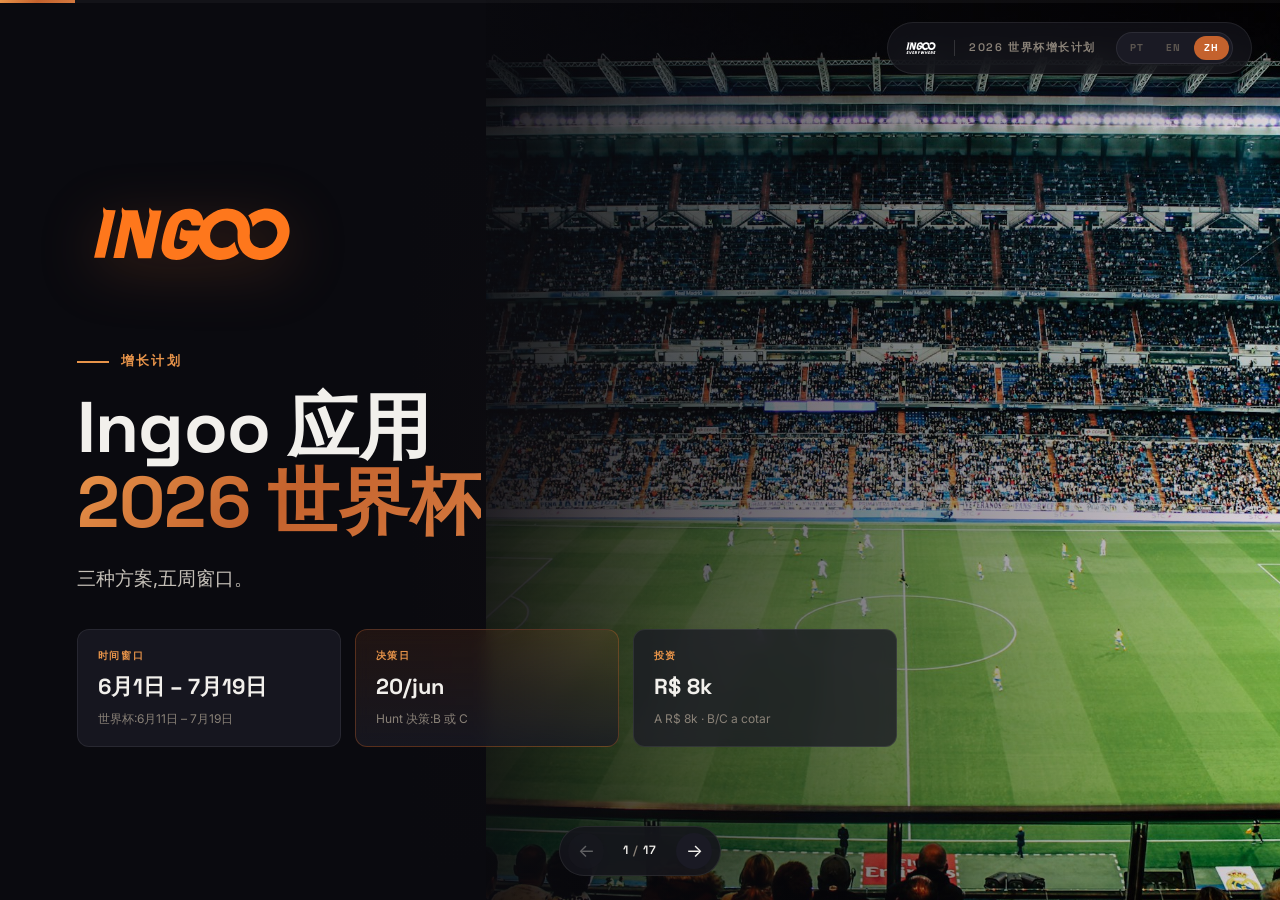
<file: zh/index.html>
<!DOCTYPE html>
<html lang="zh-CN">
<head>
  <meta charset="UTF-8">
  <meta name="viewport" content="width=device-width, initial-scale=1.0, maximum-scale=1.0, user-scalable=no">
  <title>INGOO — 2026 世界杯增长计划</title>
  <meta name="description" content="Ingoo 应用增长计划 — 2026 世界杯。三种方案。五周窗口。">
  <meta name="theme-color" content="#0A0A0F">
  <meta property="og:title" content="INGOO — 2026 世界杯增长计划">
  <meta property="og:description" content="三种方案。五周窗口。">
  <meta property="og:image" content="brand/logo-ingoo-vector.svg">

  <link rel="preconnect" href="https://fonts.googleapis.com">
  <link rel="preconnect" href="https://fonts.gstatic.com" crossorigin>
  <link href="https://fonts.googleapis.com/css2?family=Inter:wght@300;400;500;600;700;800;900&family=Space+Grotesk:wght@400;500;600;700&display=swap" rel="stylesheet">
  <link rel="stylesheet" href="../styles.css">
  <link rel="icon" type="image/svg+xml" href="../brand/logo-ingoo.svg">
</head>
<body>

  <!-- Header fixo de marca -->
  <header class="brand-header">
    <img src="../brand/logo-ingoo.svg" alt="INGOO" class="brand-header-logo">
    <div class="brand-divider"></div>
    <span class="brand-text">2026 世界杯增长计划</span>
    <div class="lang-switcher">
      <a href="../" class="lang-btn" data-lang="pt">PT</a>
      <a href="../en/" class="lang-btn" data-lang="en">EN</a>
      <a href="./" class="lang-btn active" data-lang="zh">ZH</a>
    </div>
  </header>

  <!-- Navegacao -->
  <nav class="deck-nav">
    <button id="prevBtn" class="nav-btn" aria-label="上一张">&larr;</button>
    <div class="nav-counter"><span id="curSlide">1</span> / <span id="totSlide">17</span></div>
    <button id="nextBtn" class="nav-btn" aria-label="Proximo slide">&rarr;</button>
  </nav>

  <!-- Indicador de progresso -->
  <div class="progress-bar"><div id="progressFill" class="progress-fill"></div></div>

  <main class="deck">

    <!-- 1. CAPA -->
    <section class="slide slide-cover" data-bg="cover">
      <div class="cover-bg">
        <img src="../brand/football/estadio.jpg" alt="" class="cover-bg-img">
        <div class="cover-bg-overlay"></div>
      </div>
      <div class="cover-content">
        <div class="cover-logo-wrap">
          <img src="../brand/logo-ingoo-vector.svg" alt="INGOO EVERYWHERE" class="cover-logo">
        </div>
        <div class="eyebrow">增长计划</div>
        <h1 class="cover-title">
          Ingoo 应用<br>
          <span class="gradient-text">2026 世界杯</span>
        </h1>
        <p class="cover-lead">三种方案,五周窗口。</p>
        <div class="cover-meta">
          <div class="meta-item">
            <span class="meta-label">时间窗口</span>
            <span class="meta-value">6月1日 – 7月19日</span>
            <span class="meta-sub">世界杯:6月11日 – 7月19日</span>
          </div>
          <div class="meta-item meta-item-highlight">
            <span class="meta-label">决策日</span>
            <span class="meta-value">20/jun</span>
            <span class="meta-sub">Hunt 决策:B 或 C</span>
          </div>
          <div class="meta-item">
            <span class="meta-label">投资</span>
            <span class="meta-value">R$ 8k</span>
            <span class="meta-sub">A R$ 8k · B/C a cotar</span>
          </div>
        </div>
      </div>
    </section>

    <!-- 2. CONTEXTO -->
    <section class="slide" data-bg="ctx">
      <div class="slide-bg">
        <img src="../brand/football/bar-tv-jogo.jpg" alt="" class="slide-bg-img bg-right">
        <div class="slide-bg-fade fade-from-left"></div>
      </div>
      <div class="slide-inner">
        <div class="slide-head">
          <span class="kicker">01 — 背景</span>
          <h2>为什么世界杯 <span class="gradient-text">改变一切</span></h2>
          <p class="sub">五周时间,流量集中在 Ingoo 已布点的地方。</p>
        </div>
        <div class="grid g-4">
          <div class="stat-card">
            <div class="stat-num">3-5×</div>
            <div class="stat-label">酒吧客流</div>
            <div class="stat-sub">巴西比赛日基线</div>
          </div>
          <div class="stat-card">
            <div class="stat-num">2h30</div>
            <div class="stat-label">酒吧停留时间</div>
            <div class="stat-sub">对比平日 1 小时</div>
          </div>
          <div class="stat-card">
            <div class="stat-num">100%</div>
            <div class="stat-label">电量危急</div>
            <div class="stat-sub">拍摄、故事、群聊</div>
          </div>
          <div class="stat-card">
            <div class="stat-num"><svg width="32" height="32" viewBox="0 0 24 24" fill="none" stroke="currentColor" stroke-width="2"><path d="M4 12v8a2 2 0 0 0 2 2h12a2 2 0 0 0 2-2v-8M16 6l-4-4-4 4M12 2v13"/></svg></div>
            <div class="stat-label">分享</div>
            <div class="stat-sub">故事自然发生</div>
          </div>
        </div>
        <div class="quote-card">
          <div class="quote-tag">核心前提</div>
          <p>每个变量都放大 City Hunt 的效果。但增长基础<strong>不依赖</strong>于 Hunt 上线:机柜屏幕 QR、ASO、合作、付费、推荐和大使在任何方案下都带来用户。</p>
          <p class="highlight">世界杯是窗口,Hunt 是引擎。</p>
        </div>
      </div>
    </section>

    <!-- 3. TRES CENARIOS -->
    <section class="slide" data-bg="dark">
      <div class="slide-inner">
        <div class="slide-head">
          <span class="kicker">02 — 路径</span>
          <h2>三种方案。 <span class="gradient-text">递进扩展。</span></h2>
          <p class="sub">精益启动。指标达标后扩展。Hunt 决策日:6月20日。</p>
        </div>
        <div class="grid g-3">
          <div class="scenario scenario-a">
            <div class="pill pill-lean">方案 A</div>
            <h3>精益模式</h3>
            <p class="scenario-sub">精益 — 仅低成本行动 + 易货</p>
            <ul class="scenario-list">
              <li><span>引擎</span><strong>自然流量 + 推荐 + 屏幕 QR</strong></li>
              <li><span>下载奖励</span><strong>应用内 20-30 分钟免费</strong></li>
              <li><span>媒体</span><strong>重定向 + Google UAC</strong></li>
              <li><span>下载量</span><strong>90 天 25-40k</strong></li>
              <li><span>获客成本(CAC)</span><strong>~R$ 0,50</strong></li>
              <li><span>投资</span><strong class="lean-value">待报价</strong></li>
            </ul>
          </div>
          <div class="scenario scenario-b">
            <div class="pill pill-brand">方案 B</div>
            <h3>世界杯期间 Hunt</h3>
            <p class="scenario-sub">病毒押注 — 新用户引擎</p>
            <ul class="scenario-list">
              <li><span>引擎</span><strong>通过 Hunt 和 “租借完成” 页传播</strong></li>
              <li><span>机制</span><strong>比赛宝箱,进球宝箱</strong></li>
              <li><span>下载量</span><strong>90 天 150k+</strong></li>
              <li><span>获客成本(CAC)</span><strong>~R$ 1,00</strong></li>
              <li><span>投资</span><strong>待报价</strong></li>
            </ul>
          </div>
          <div class="scenario scenario-c">
            <div class="pill pill-muted">方案 C</div>
            <h3>无 Hunt</h3>
            <p class="scenario-sub">B 计划 — 强力付费媒体</p>
            <ul class="scenario-list">
              <li><span>引擎</span><strong>付费媒体 + 推荐 + 钱包</strong></li>
              <li><span>机制</span><strong>比赛优惠券,进球免费租</strong></li>
              <li><span>下载量</span><strong>90 天 80k</strong></li>
              <li><span>获客成本(CAC)</span><strong>~R$ 2,70</strong></li>
              <li><span>投资</span><strong>待报价</strong></li>
            </ul>
          </div>
        </div>
        <p class="footnote"><strong>方案 A 立即运行</strong> — 零风险。<strong>方案 B</strong> 若 Hunt 6月20日前交付则启动。<strong>方案 C</strong> 仅在 Hunt 延期且需付费补偿时使用。</p>
      </div>
    </section>

    <!-- 4. PIVOT -->
    <section class="slide" data-bg="dark">
      <div class="slide-bg">
        <img src="../brand/football/torcida-brasil.jpg" alt="" class="slide-bg-img bg-right">
        <div class="slide-bg-fade fade-from-left"></div>
      </div>
      <div class="slide-inner">
        <div class="slide-head">
          <span class="kicker">03 — 决策点</span>
          <h2>六月底。 <span class="gradient-text">三个客观标准(是或否)。</span></h2>
          <p class="sub">2 项未达成 = 直接进入方案 C,无讨论。</p>
        </div>
        <div class="milestones">
          <div class="milestone">
            <div class="milestone-num">01</div>
            <div>
              <h4>Hunt 服务器端到端工作</h4>
              <p>地图、扫码、开启、抽奖、优惠券发放 — 全部在测试环境。</p>
            </div>
          </div>
          <div class="milestone">
            <div class="milestone-num">02</div>
            <div>
              <h4>App publicado em teste interno (TestFlight (teste interno Apple))</h4>
              <p>iOS 和 Android 完整流程由团队测试。</p>
            </div>
          </div>
          <div class="milestone">
            <div class="milestone-num">03</div>
            <div>
              <h4>商家面板验证 1 个宝箱</h4>
              <p>服务员在真实环境扫描用户 QR 并标记为已使用。</p>
            </div>
          </div>
        </div>
        <p class="footnote">Apostar num versão mínima mal feito durante a 世界杯 destrói mais valor do que entregar tarde.</p>
      </div>
    </section>

    <!-- 5. BASE COMUM 1/2 -->
    <section class="slide" data-bg="dark">
      <div class="slide-inner">
        <div class="slide-head">
          <span class="kicker">04 — 通用基础 <span class="page-tag">1/2</span></span>
          <h2>开始 <span class="gradient-text">现在。</span></h2>
          <p class="sub">ROI 与 Hunt 是否上线无关。两种方案均运行。</p>
        </div>
        <div class="grid g-2">
          <div class="action-card">
            <div class="action-num">A1</div>
            <div>
              <h4>机柜屏幕动态 QR</h4>
              <p>Display e-ink mostra QR + mensagem rotativa. Custo zero. Atualiza em real-time: dia de Brasil = "Cerveja grátis no app". Dia comum = outra oferta.</p>
            </div>
          </div>
          <div class="action-card">
            <div class="action-num">A2</div>
            <div>
              <h4>充电宝锁屏</h4>
              <p>Banner rotativo "Jogo do Brasil hoje — Ingoo no bar mais próximo".</p>
            </div>
          </div>
          <div class="action-card">
            <div class="action-num">A3</div>
            <div>
              <h4>Otimização nas lojas (ASO) + materiais visuais da 世界杯</h4>
              <p>Título: "Ingoo — Power Bank pra 世界杯". Screenshots: bar com TV. Vídeo de 15s pra stores.</p>
            </div>
          </div>
          <div class="action-card">
            <div class="action-num">A4</div>
            <div>
              <h4>核心合作</h4>
              <p>Marcas patrocinadoras (cupons e brindes), TIM (dados patrocinados), GL Events (Fan Zones).</p>
            </div>
          </div>
        </div>
      </div>
    </section>

    <!-- 6. BASE COMUM 2/2 -->
    <section class="slide" data-bg="dark">
      <div class="slide-inner">
        <div class="slide-head">
          <span class="kicker">04 — 通用基础 <span class="page-tag">2/2</span></span>
          <h2>媒体, conteúdo, <span class="gradient-text">referral, operação.</span></h2>
        </div>
        <div class="grid g-3">
          <div class="action-card-sm">
            <h4>付费媒体</h4>
            <p>Meta + Google UAC + TikTok com geo-localização. Valores a cotar por canal.</p>
          </div>
          <div class="action-card-sm">
            <h4>15 名本地创作者</h4>
            <p>5 por cidade. Conteúdo nativo: bar, jogo, Ingoo, comemoração. Valor a cotar.</p>
          </div>
          <div class="action-card-sm">
            <h4>推荐获 2 倍奖励</h4>
            <p>Indique = aluguel grátis 60min. Indicado = 30min. <strong>获客成本(CAC) marginal R$ 3-5.</strong></p>
          </div>
          <div class="action-card-sm">
            <h4>现场大使</h4>
            <p>10 bares-âncora × dias de Brasil × R$ 200. Converte na hora.</p>
          </div>
          <div class="action-card-sm">
            <h4>车队运营加倍</h4>
            <p>Reposição dobrada nos top 30 bares em dias de Brasil.</p>
          </div>
          <div class="action-card-sm">
            <h4>自然内容</h4>
            <p>@ingooapp: 1 post/dia Instagram + TikTok durante toda a 世界杯.</p>
          </div>
        </div>
      </div>
    </section>

    <!-- 7. CENARIO A — LEAN / BOOTSTRAP -->
    <section class="slide" data-bg="dark">
      <div class="slide-inner">
        <div class="slide-head">
          <span class="kicker">05 — 方案 A</span>
          <h2>精益模式:<span class="gradient-text">R$ 8k。</span></h2>
          <p class="sub">仅低成本行动 + 易货 + 免费工具。首次安装即得 20-30 分钟免费券,作为下载触发。</p>
        </div>
        <div class="grid g-2 g-asym">
          <div class="scenario scenario-a">
            <div class="pill pill-lean">方案 A — BOOTSTRAP</div>
            <p class="thesis">
              <strong>论点:</strong>仅用现有资源增长。<br><br>
              Sem mídia paga pesada. Sem criadores de conteúdo pagos. Sem embaixadores assalariados.<br><br>
              所有昂贵的部分变成<strong>易货</strong>:用 Ingoo 优惠券换创作者曝光,用合作伙伴的赠品换客流。<br><br>
              <em>Crescimento gradual, não explosivo.</em> Mas zero risco financeiro.
            </p>
          </div>
          <div class="lean-grid">
            <div class="lean-row">
              <span class="lean-cat">付费媒体</span>
              <strong class="lean-val">R$ 5k</strong>
              <span class="lean-note">Remarketing no Meta de visitantes do site + Google UAC (campanhas universais de app) só de alta intenção de compra</span>
            </div>
            <div class="lean-row">
              <span class="lean-cat">内容创作者</span>
              <strong class="lean-val">R$ 0</strong>
              <span class="lean-note">3-5 micro-influenciadores em permuta (cupom grátis + amigos)</span>
            </div>
            <div class="lean-row">
              <span class="lean-cat">大使</span>
              <strong class="lean-val">R$ 2k</strong>
              <span class="lean-note">Só 2 nos jogos do Brasil, R$ 200/dia × 5 jogos</span>
            </div>
            <div class="lean-row">
              <span class="lean-cat">屏幕 QR</span>
              <strong class="lean-val">R$ 0</strong>
              <span class="lean-note">QR direto no display e-ink das máquinas — atualiza em real-time</span>
            </div>
            <div class="lean-row">
              <span class="lean-cat">优惠券 / 奖品</span>
              <strong class="lean-val">R$ 0</strong>
              <span class="lean-note">下载即得 20-30 分钟免费(边际成本)+ 与品牌易货奖品</span>
            </div>
            <div class="lean-row">
              <span class="lean-cat">Push / cerca virtual de localização</span>
              <strong class="lean-val">R$ 0</strong>
              <span class="lean-note">Firebase free tier (até 1MM notificações/mês)</span>
            </div>
            <div class="lean-row">
              <span class="lean-cat">钱包+优惠券开发</span>
              <strong class="lean-val">已分配</strong>
              <span class="lean-note">~5 dias dev F3X já alocado</span>
            </div>
            <div class="lean-row">
              <span class="lean-cat">意外预算(10%)</span>
              <strong class="lean-val">R$ 1k</strong>
              <span class="lean-note">最小缓冲</span>
            </div>
            <div class="lean-row lean-total">
              <span class="lean-cat">总计</span>
              <strong class="lean-val lean-val-total">R$ 8k</strong>
              <span class="lean-note">对比 B 和 C 更高的金额</span>
            </div>
          </div>
        </div>
        <div class="lean-kpis">
          <div class="lean-kpi"><strong>25-40k</strong><span>新下载(90 天)</span></div>
          <div class="lean-kpi"><strong>110k</strong><span>90 天月活跃用户(MAU)</span></div>
          <div class="lean-kpi"><strong>15%</strong><span>Usuários ativos no dia (DAU) / Usuários ativos no mês (MAU)</span></div>
          <div class="lean-kpi"><strong>0,10</strong><span>病毒系数 K (limitado)</span></div>
          <div class="lean-kpi"><strong>~R$ 0,50</strong><span>综合获客成本(几乎全部自然)</span></div>
          <div class="lean-kpi"><strong>+2pp</strong><span>付费租借</span></div>
        </div>
      </div>
    </section>

    <!-- 8. CENARIO B — HUNT -->
    <section class="slide" data-bg="dark">
      <div class="slide-bg">
        <img src="../brand/football/bola-rede.jpg" alt="" class="slide-bg-img bg-right">
        <div class="slide-bg-fade fade-from-left"></div>
      </div>
      <div class="slide-inner narrow">
        <div class="slide-head">
          <span class="kicker">06 — 方案 B</span>
          <h2>含 Hunt: <span class="gradient-text">病毒引擎。</span></h2>
          <p class="sub">Tela 'Aluguel concluído' vira primeiro contato de 60% dos novos usuários.</p>
        </div>
        <div class="grid g-2 g-asym">
          <div class="scenario scenario-b">
            <div class="pill pill-brand">论点</div>
            <p class="thesis">
              Hunt vira o <strong>motor principal</strong> de aquisição e viralização.<br><br>
              Convite "me ajude a abrir esse baú" — <strong>病毒系数 K &gt; 0,5</strong>.<br><br>
              Notificação a cada gol = reabertura em tempo real. <strong>Usuários ativos no dia (DAU) 5× em dia de Brasil.</strong>
            </p>
          </div>
          <div class="mech-list">
            <div class="mech-list-title">独家机制</div>
            <div class="mech"><strong>比赛宝箱</strong><span>开赛前 15 分钟开启,中场休息时关闭。</span></div>
            <div class="mech"><strong>进球宝箱</strong><span>Cada gol = notificação em massa, baú válido 30min nos bares próximos.</span></div>
            <div class="mech"><strong>预测池</strong><span>Antes do jogo, usuário escolhe placar. Acertou = sorteio.</span></div>
            <div class="mech"><strong>酒吧排行</strong><span>Bares com mais baús abertos. Top 3 = troféu + post.</span></div>
            <div class="mech"><strong>决赛 Hunt</strong><span>19/jul: iPhone, Apple Watch, ingresso amistoso.</span></div>
          </div>
        </div>
      </div>
    </section>

    <!-- 9. CENARIO B — KPIs -->
    <section class="slide" data-bg="dark">
      <div class="slide-inner">
        <div class="slide-head">
          <span class="kicker">06 — 方案 B — 关键指标</span>
          <h2>90 天目标。<span class="gradient-text">待报价。</span></h2>
        </div>
        <div class="grid g-3 kpi-grid">
          <div class="kpi kpi-b"><div class="kpi-num">150k+</div><div class="kpi-label">新下载</div><div class="kpi-sub">vs ~30k/mês baseline</div></div>
          <div class="kpi kpi-b"><div class="kpi-num">300k</div><div class="kpi-label">Usuários ativos no mês (MAU)</div><div class="kpi-sub">vs ~80k hoje</div></div>
          <div class="kpi kpi-b"><div class="kpi-num">25%</div><div class="kpi-label">Usuários ativos no dia (DAU) / Usuários ativos no mês (MAU)</div><div class="kpi-sub">vs ~12% hoje</div></div>
          <div class="kpi kpi-b"><div class="kpi-num">0,5</div><div class="kpi-label">病毒系数 K</div><div class="kpi-sub">vs ~0,05 baseline</div></div>
          <div class="kpi kpi-b"><div class="kpi-num">R$ 1,00</div><div class="kpi-label">Custo de aquisição médio</div><div class="kpi-sub">queda de 50%+</div></div>
          <div class="kpi kpi-b"><div class="kpi-num">+10pp</div><div class="kpi-label">Locação paga</div><div class="kpi-sub">% Usuários ativos no mês (MAU) que aluga</div></div>
        </div>
        </div>
        <div class="invest-bar invest-b">
          <div class="invest-title">投资 B:待报价</div>
          <div class="invest-detail">构成:付费媒体 · 内容创作者 · 现场大使 · 物料<br><span class="dim">金额待报价,与财务团队确认。</span></div>
        </div>
      </div>
    </section>

    <!-- 10. CENARIO C — SEM HUNT -->
    <section class="slide" data-bg="dark">
      <div class="slide-bg">
        <img src="../brand/vending-machine.png" alt="" class="slide-bg-img bg-right bg-machine">
      </div>
      <div class="slide-inner narrow">
        <div class="slide-head">
          <span class="kicker">07 — 方案 C</span>
          <h2>无 Hunt: <span class="gradient-text">经典获客。</span></h2>
          <p class="sub">应用仍为租借工具。通过付费媒体、推荐和简易钱包增长。</p>
        </div>
        <div class="grid g-2 g-asym">
          <div class="scenario scenario-c">
            <div class="pill pill-muted">论点</div>
            <p class="thesis">
              无 Hunt, foco em transformar a 世界杯 em <strong>boost de aquisição clássico</strong>.<br><br>
              1. Convencer gente a baixar antes de precisar.<br><br>
              2. Maximizar referral entre amigos no mesmo bar.<br><br>
              3. Antecipar "Wallet de cupons" (~5 dias dev) como diferenciação.
            </p>
          </div>
          <div class="mech-list">
            <div class="mech-list-title">替代机制</div>
            <div class="mech"><strong>比赛优惠券</strong><span>Cada aluguel em dia de Brasil = cupom aleatório na Wallet.</span></div>
            <div class="mech"><strong>进球免费租</strong><span>Cada gol = aluguel grátis nos top 30 bares por 15min.</span></div>
            <div class="mech"><strong>简易预测池</strong><span>Acertou placar = cupom Ingoo.</span></div>
            <div class="mech"><strong>月度酒吧</strong><span>Ranking de aluguéis. Top 3 = post + premiação.</span></div>
            <div class="mech"><strong>强化推荐 2 倍</strong><span>Indique 2 amigos = 1 dia inteiro grátis.</span></div>
          </div>
        </div>
      </div>
    </section>

    <!-- 11. CENARIO C — KPIs -->
    <section class="slide" data-bg="dark">
      <div class="slide-inner">
        <div class="slide-head">
          <span class="kicker">07 — 方案 C — 关键指标</span>
          <h2>90 天目标。<span class="text-muted">待报价。</span></h2>
        </div>
        <div class="grid g-3 kpi-grid">
          <div class="kpi kpi-c"><div class="kpi-num">80k</div><div class="kpi-label">新下载</div><div class="kpi-sub">vs 25-40k no A · vs 150k no B</div></div>
          <div class="kpi kpi-c"><div class="kpi-num">150k</div><div class="kpi-label">Usuários ativos no mês (MAU)</div><div class="kpi-sub">vs 110k no A · vs 300k no B</div></div>
          <div class="kpi kpi-c"><div class="kpi-num">18%</div><div class="kpi-label">Usuários ativos no dia (DAU) / Usuários ativos no mês (MAU)</div><div class="kpi-sub">vs 15% no A · vs 25% no B</div></div>
          <div class="kpi kpi-c"><div class="kpi-num">0,15</div><div class="kpi-label">病毒系数 K</div><div class="kpi-sub">vs 0,1 no A · vs 0,5 no B</div></div>
          <div class="kpi kpi-c"><div class="kpi-num">R$ 2,70</div><div class="kpi-label">Custo de aquisição médio</div><div class="kpi-sub">vs R$ 0,50 no A · vs R$ 1,00 no B</div></div>
          <div class="kpi kpi-c"><div class="kpi-num">+4pp</div><div class="kpi-label">Locação paga</div><div class="kpi-sub">vs +2pp no A · vs +10pp no B</div></div>
        </div>
        </div>
        <div class="invest-bar invest-c">
          <div class="invest-title">投资 C:待报价</div>
          <div class="invest-detail">构成:加大付费媒体 · 内容创作者 · 大使(20 家酒吧) · 物料<br><span class="dim">金额待报价,与财务团队确认。</span></div>
        </div>
      </div>
    </section>

    <!-- 12. COMPARATIVO -->
    <section class="slide" data-bg="dark">
      <div class="slide-inner">
        <div class="slide-head">
          <span class="kicker">08 — 对比</span>
          <h2>A entrega <span class="gradient-text">2× mais</span>, custando menos.</h2>
        </div>
        <div class="compare-wrap">
          <table class="compare compare-3">
            <thead>
              <tr><th>变量</th><th class="th-lean">方案 A · Enxuto</th><th class="th-a">方案 B · Hunt</th><th class="th-b">方案 C · 高级</th></tr>
            </thead>
            <tbody>
              <tr><td>下载量 novos (90d)</td><td class="td-lean">25-40k</td><td class="td-a">150k+</td><td>80k</td></tr>
              <tr><td>Usuários ativos no mês (MAU) (90d)</td><td class="td-lean">110k</td><td class="td-a">300k</td><td>150k</td></tr>
              <tr><td>Custo de aquisição médio</td><td class="td-lean">~R$ 0,50</td><td class="td-a">R$ 1,00</td><td>R$ 2,70</td></tr>
              <tr><td>病毒系数 K</td><td class="td-lean">0,10</td><td class="td-a">0,50</td><td>0,15</td></tr>
              <tr><td>财务风险</td><td class="td-lean">零</td><td class="td-a">低</td><td>高</td></tr>
              <tr><td>是否依赖 Hunt 上线?</td><td class="td-lean">否</td><td class="td-a">是</td><td>否</td></tr>
              <tr><td>世界杯后品牌定位</td><td class="td-lean">渐进</td><td class="td-a">城市平台</td><td>带优惠券的充电宝</td></tr>
            </tbody>
          </table>
        </div>
        <p class="footnote"><strong>A roda sempre</strong>, com ou sem orçamento. <strong>B</strong> é onde se transforma. <strong>C</strong> só vale se Hunt atrasar e quiser compensar com paid pesado.</p>
      </div>
    </section>

    <!-- 13. RECOMENDACAO -->
    <section class="slide" data-bg="dark">
      <div class="slide-inner">
        <div class="slide-head">
          <span class="kicker">09 — 建议</span>
          <h2>运行 A。 <span class="gradient-text">若 Hunt 上线,扩展到 B。</span></h2>
          <p class="sub">C 仅在 Hunt 延期且有预算通过付费补偿时使用。</p>
        </div>
        <div class="recs">
          <div class="rec"><div class="rec-num">01</div><div><h4>方案 A (R$ 8k) começa hoje — sem depender de nada</h4><p>屏幕 QR das máquinas, ASO (otimização nas lojas de app), referral 2×, permuta com marcas patrocinadoras, notificações via Firebase. Risco zero, ROI positivo independente.</p></div></div>
          <div class="rec"><div class="rec-num">02</div><div><h4>决策点 Hunt = 20/jun</h4><p>Se os 3 critérios do Hunt forem atendidos → liga 方案 B em cima do A. Se 2 ou mais falharem → decisão entre ficar em A ou subir pra C.</p></div></div>
          <div class="rec"><div class="rec-num">03</div><div><h4>钱包+优惠券开发 并行</h4><p>~5 dias dev F3X já alocado. Vira feature útil pós-世界杯 em qualquer cenário.</p></div></div>
          <div class="rec"><div class="rec-num">04</div><div><h4>Comerciantes-âncora servem aos 3 cenários</h4><p>Negociar 30 bares 现在。 屏幕 QR das máquinas + permuta de prêmios. Nunca é desperdício.</p></div></div>
          <div class="rec"><div class="rec-num">05</div><div><h4>Mede semanalmente — pode escalar antes do ponto de decisão</h4><p>Se KPI do A bater meta cedo (custo de aquisição abaixo de R$ 0,50 + engajamento diário acima de 18%), libera orçamento pra mídia paga e antecipa parte de B.</p></div></div>
        </div>
      </div>
    </section>

    <!-- 14. CRONOGRAMA -->
    <section class="slide" data-bg="dark">
      <div class="slide-inner">
        <div class="slide-head">
          <span class="kicker">10 — 时间表</span>
          <h2>A、B 轨道 <span class="gradient-text">并行</span> 直到决策点。</h2>
        </div>
        <div class="timeline">
          <div class="t-row"><div class="t-date">01-07/jun</div><div class="t-pill t-base">基础</div><div class="t-desc">屏幕 QR das máquinas, ASO (otimização nas lojas de app), contato com marcas patrocinadoras, recrutar criadores de conteúdo, Meta Ads, ativar referral 2×.</div></div>
          <div class="t-row"><div class="t-date">08-19/jun</div><div class="t-pill t-base">基础 + 开发</div><div class="t-desc">大使, conteúdo daily. Dev Hunt + TestFlight (teste interno Apple). Wallet simples 并行.</div></div>
          <div class="t-row t-pivot"><div class="t-date">20/jun</div><div class="t-pill t-red">PIVOT</div><div class="t-desc">决策日 A vs B 基于 3 个客观标准.</div></div>
          <div class="t-row"><div class="t-date">22-26/jun</div><div class="t-pill t-base">软上线</div><div class="t-desc">A: Hunt em 3 bares. B: Wallet em 10 bares.</div></div>
          <div class="t-row"><div class="t-date">27-30/jun</div><div class="t-pill t-base">公开上线</div><div class="t-desc">A: Hunt em 30 bares-âncora. B: Wallet em 30 bares.</div></div>
          <div class="t-row"><div class="t-date">29/jun-19/jul</div><div class="t-pill t-base">世界杯</div><div class="t-desc">A: 比赛宝箱, 决赛 Hunt. B: 比赛优惠券,进球免费租.</div></div>
          <div class="t-row"><div class="t-date">20/jul-31/ago</div><div class="t-pill t-base">世界杯后</div><div class="t-desc">Retenção. Hunt vira recorrência semanal (A) ou entra em prod (B).</div></div>
        </div>
      </div>
    </section>

    <!-- 15. RISCOS -->
    <section class="slide" data-bg="dark">
      <div class="slide-inner">
        <div class="slide-head">
          <span class="kicker">11 — Riscos</span>
          <h2>每个均有 <span class="gradient-text">已定义缓解措施。</span></h2>
        </div>
        <div class="risks">
          <div class="risk"><div class="risk-dot"></div><div><h4>巴西小组赛出局</h4><p><em>缓解措施:</em> plano focado em outros times grandes. Bar continua cheio.</p></div></div>
          <div class="risk"><div class="risk-dot"></div><div><h4>巴西比赛日机柜超负荷</h4><p><em>缓解措施:</em> operação dobrada + monitoramento real-time. Redistribuição em 30min.</p></div></div>
          <div class="risk"><div class="risk-dot"></div><div><h4>Hunt 漏洞引发公众危机(A)</h4><p><em>缓解措施:</em> painel de botão de emergência para desativar baú remotamente.</p></div></div>
          <div class="risk"><div class="risk-dot"></div><div><h4>赞助品牌合作未成</h4><p><em>缓解措施:</em> TIM, Vivo, Praya, Heineken. Diversificar contato.</p></div></div>
          <div class="risk"><div class="risk-dot"></div><div><h4>App Store 延迟(A)</h4><p><em>缓解措施:</em> PWA fallback ou liberar Android no D1, iOS no D3-5.</p></div></div>
        </div>
      </div>
    </section>

    <!-- 16. PROXIMAS 72H -->
    <section class="slide" data-bg="dark">
      <div class="slide-inner">
        <div class="slide-head">
          <span class="kicker">12 — 72 小时行动</span>
          <h2>缺少这些, <span class="gradient-text">时间表无法完成。</span></h2>
        </div>
        <div class="actions">
          <div class="action"><span class="check"></span><div class="action-what">Contato direto com marcas patrocinadoras (cervejarias, telecom, varejo)</div></div>
          <div class="action"><span class="check"></span><div class="action-what">Lista dos 30 bares-âncora RJ com 屏幕 QR das máquinas ativado</div></div>
          <div class="action"><span class="check"></span><div class="action-what">Reunião para cravar escopo dual (Hunt + Wallet fallback)</div></div>
          <div class="action"><span class="check"></span><div class="action-what">Brief Meta Ads + Google Google UAC (campanhas universais de app) + TikTok pré-世界杯</div></div>
          <div class="action"><span class="check"></span><div class="action-what">Shortlist 15 criadores de conteúdo (RJ/SP/BH) + abordagem</div></div>
          <div class="action"><span class="check"></span><div class="action-what">Configurar 机柜屏幕动态 QR (template + rotação)</div></div>
          <div class="action"><span class="check"></span><div class="action-what">Aprovar reserva orçamentária para Cenários B/C (valores em análise)</div></div>
        </div>
      </div>
    </section>

    <!-- 17. FECHAMENTO -->
    <section class="slide slide-closing">
      <div class="closing-bg">
        <img src="../brand/football/estadio.jpg" alt="" class="closing-bg-img">
        <div class="closing-bg-overlay"></div>
      </div>
      <div class="closing-content">
        <img src="../brand/logo-ingoo-vector.svg" alt="INGOO EVERYWHERE" class="closing-logo">
        <h1 class="closing-h1">
          世界杯是窗口。<br>
          <span class="gradient-text">Hunt 是引擎。</span>
        </h1>
        <p class="closing-sub">执行力将 A 与 B 区分开。</p>
        </div>
      </div>
    </section>

  </main>

  <script>
    (function() {
      const slides = document.querySelectorAll('.slide');
      const total = slides.length;
      const totEl = document.getElementById('totSlide');
      const curEl = document.getElementById('curSlide');
      const fillEl = document.getElementById('progressFill');
      const prevBtn = document.getElementById('prevBtn');
      const nextBtn = document.getElementById('nextBtn');
      const deck = document.querySelector('.deck');
      let current = 0;

      totEl.textContent = total;
      // ajusta total no botao mesmo se HTML inicial estava com 17
      document.getElementById('totSlide').textContent = total;

      function goTo(idx) {
        idx = Math.max(0, Math.min(total - 1, idx));
        current = idx;
        slides[idx].scrollIntoView({ behavior: 'smooth', block: 'start' });
        update();
      }
      function update() {
        curEl.textContent = (current + 1);
        fillEl.style.width = (((current + 1) / total) * 100) + '%';
        prevBtn.disabled = (current === 0);
        nextBtn.disabled = (current === total - 1);
        // hash sync
        const hash = '#/' + (current + 1);
        if (location.hash !== hash) history.replaceState(null, '', hash);
      }

      prevBtn.addEventListener('click', () => goTo(current - 1));
      nextBtn.addEventListener('click', () => goTo(current + 1));

      // keyboard
      window.addEventListener('keydown', (e) => {
        if (e.key === 'ArrowRight' || e.key === 'PageDown' || e.key === ' ') { e.preventDefault(); goTo(current + 1); }
        else if (e.key === 'ArrowLeft' || e.key === 'PageUp') { e.preventDefault(); goTo(current - 1); }
        else if (e.key === 'Home') { goTo(0); }
        else if (e.key === 'End') { goTo(total - 1); }
        else if (e.key === 'f' || e.key === 'F') {
          if (!document.fullscreenElement) document.documentElement.requestFullscreen();
          else document.exitFullscreen();
        }
      });

      // observe which slide is in view (scroll)
      const io = new IntersectionObserver((entries) => {
        entries.forEach(e => {
          if (e.isIntersecting && e.intersectionRatio > 0.5) {
            const idx = Array.from(slides).indexOf(e.target);
            if (idx !== current) { current = idx; update(); }
          }
        });
      }, { threshold: [0.5, 0.6, 0.7] });
      slides.forEach(s => io.observe(s));

      // hash initial
      const m = location.hash.match(/^#\/(\d+)$/);
      if (m) goTo(parseInt(m[1], 10) - 1);
      else update();
    })();
  </script>
</body>
</html>
</file>
<file: styles.css>
/* ============================================
   INGOO — Plano de Crescimento Copa 2026
   Layout custom (sem reveal.js). Identidade visual
   replicada do ingoo-site (institucional oficial).
   ============================================ */

:root {
  --primary:        #C4622D;
  --primary-light:  #E8944A;
  --primary-dark:   #A04E20;
  --primary-glow:   rgba(196, 98, 45, 0.3);
  --primary-soft:   rgba(196, 98, 45, 0.15);
  --accent:         #FFC857;

  --bg-dark:        #0A0A0F;
  --bg-section:     #111118;
  --bg-card:        #1A1A24;
  --bg-card-2:      #14141C;
  --bg-card-hover:  #222230;
  --bg-elevated:    #1F1F2A;

  --text:           #F2F0EC;
  --text-soft:      #C5C0B8;
  --text-muted:     #8A8278;
  --text-dim:       #5C5650;
  --white:          #FFFFFF;

  --border:         rgba(255, 255, 255, 0.08);
  --border-strong:  rgba(255, 255, 255, 0.14);
  --border-brand:   rgba(196, 98, 45, 0.35);

  --gradient-brand: linear-gradient(135deg, #E8944A, #C4622D, #D4793F);
  --gradient-text:  linear-gradient(135deg, #E8944A, #C4622D, #D4793F);

  --red:            #E5594C;

  --radius-sm: 8px;
  --radius:    12px;
  --radius-lg: 20px;
  --radius-xl: 28px;
  --radius-pill: 999px;

  --shadow-card: 0 4px 24px rgba(0, 0, 0, 0.3);
  --shadow-lg:   0 8px 48px rgba(0, 0, 0, 0.4);
  --shadow-brand: 0 12px 40px rgba(196, 98, 45, 0.25);

  --transition: 0.3s cubic-bezier(0.4, 0, 0.2, 1);

  --font:         'Inter', -apple-system, BlinkMacSystemFont, 'Segoe UI', sans-serif;
  --font-display: 'Space Grotesk', var(--font);
}

*, *::before, *::after { box-sizing: border-box; margin: 0; padding: 0; }

html, body {
  width: 100%;
  height: 100%;
  background: var(--bg-dark);
  color: var(--text);
  font-family: var(--font);
  font-weight: 400;
  line-height: 1.6;
  -webkit-font-smoothing: antialiased;
  -moz-osx-font-smoothing: grayscale;
  overflow-x: hidden;
}

img { max-width: 100%; display: block; }
a { color: inherit; text-decoration: none; }
ul, ol { list-style: none; }
button { font: inherit; cursor: pointer; border: 0; background: transparent; color: inherit; }

/* ============================================
   BRAND HEADER (fixo top-right)
   ============================================ */
.brand-header {
  position: fixed;
  top: 22px;
  right: 28px;
  z-index: 50;
  display: flex;
  align-items: center;
  gap: 14px;
  background: rgba(20, 20, 28, 0.7);
  backdrop-filter: blur(14px);
  -webkit-backdrop-filter: blur(14px);
  border: 1px solid var(--border);
  border-radius: var(--radius-pill);
  padding: 9px 18px 9px 14px;
  pointer-events: none;
}
.brand-header-logo {
  height: 22px;
  width: auto;
}
.brand-divider {
  width: 1px;
  height: 16px;
  background: var(--border-strong);
}
.brand-text {
  font-family: var(--font-display);
  font-weight: 600;
  font-size: 11px;
  letter-spacing: 0.14em;
  color: var(--text-muted);
  text-transform: uppercase;
}

/* ============================================
   LANG SWITCHER (no brand-header)
   ============================================ */
.lang-switcher {
  display: flex;
  gap: 2px;
  background: var(--bg-card);
  border: 1px solid var(--border);
  border-radius: var(--radius-pill);
  padding: 3px;
  margin-left: 6px;
  pointer-events: auto;
}
.lang-switcher .lang-btn {
  padding: 4px 10px;
  font-family: var(--font-display);
  font-size: 10px;
  font-weight: 700;
  letter-spacing: 0.12em;
  color: var(--text-dim);
  background: transparent;
  border: 0;
  border-radius: var(--radius-pill);
  text-decoration: none;
  transition: var(--transition);
  cursor: pointer;
}
.lang-switcher .lang-btn:hover { color: var(--text); }
.lang-switcher .lang-btn.active {
  background: var(--primary);
  color: var(--white);
}

/* permite cliques no header onde antes era pointer-events: none */
.brand-header { pointer-events: auto; }

/* ============================================
   NAVIGATION (bottom-center)
   ============================================ */
.deck-nav {
  position: fixed;
  bottom: 24px;
  left: 50%;
  transform: translateX(-50%);
  z-index: 50;
  display: flex;
  align-items: center;
  gap: 6px;
  background: rgba(20, 20, 28, 0.85);
  backdrop-filter: blur(14px);
  -webkit-backdrop-filter: blur(14px);
  border: 1px solid var(--border);
  border-radius: var(--radius-pill);
  padding: 6px 8px;
}
.nav-btn {
  width: 36px;
  height: 36px;
  border-radius: 50%;
  background: var(--bg-card);
  color: var(--text);
  font-size: 18px;
  display: flex;
  align-items: center;
  justify-content: center;
  transition: var(--transition);
}
.nav-btn:hover:not(:disabled) {
  background: var(--primary);
  color: var(--white);
}
.nav-btn:disabled {
  opacity: 0.35;
  cursor: not-allowed;
}
.nav-counter {
  font-family: var(--font-display);
  font-weight: 600;
  font-size: 12px;
  color: var(--text-muted);
  letter-spacing: 0.08em;
  padding: 0 12px;
  min-width: 60px;
  text-align: center;
}
.nav-counter span { color: var(--text); }

.progress-bar {
  position: fixed;
  top: 0; left: 0;
  width: 100%;
  height: 3px;
  background: rgba(255, 255, 255, 0.04);
  z-index: 60;
}
.progress-fill {
  height: 100%;
  background: var(--gradient-brand);
  width: 0;
  transition: width 0.5s cubic-bezier(0.4, 0, 0.2, 1);
}

/* ============================================
   DECK / SLIDES (scroll-snap)
   ============================================ */
.deck {
  height: 100vh;
  overflow-y: scroll;
  scroll-snap-type: y mandatory;
  scroll-behavior: smooth;
}
.deck::-webkit-scrollbar { display: none; }
.deck { -ms-overflow-style: none; scrollbar-width: none; }

.slide {
  position: relative;
  height: 100vh;
  width: 100%;
  scroll-snap-align: start;
  scroll-snap-stop: always;
  overflow: hidden;
  display: flex;
  flex-direction: column;
  background: var(--bg-dark);
}

.slide-inner {
  position: relative;
  z-index: 2;
  flex: 1;
  display: flex;
  flex-direction: column;
  padding: clamp(40px, 6vh, 80px) clamp(48px, 6vw, 96px);
  max-width: 1600px;
  width: 100%;
  margin: 0 auto;
  overflow: hidden;
}
.slide-inner.narrow {
  max-width: 1400px;
}

/* Slide background image with overlay */
.slide-bg {
  position: absolute;
  inset: 0;
  z-index: 1;
  overflow: hidden;
}
.slide-bg-img {
  position: absolute;
  width: 100%;
  height: 100%;
  object-fit: cover;
  opacity: 0.18;
}
.slide-bg-img.bg-right {
  width: 58%;
  right: 0; left: auto;
  opacity: 0.85;
  object-position: center;
}
.slide-bg-img.bg-app {
  width: 32%;
  right: 4%;
  top: 50%;
  transform: translateY(-50%);
  height: auto;
  max-height: 86%;
  opacity: 1;
  object-fit: contain;
  filter: drop-shadow(0 30px 60px rgba(0,0,0,0.55));
}
.slide-bg-img.bg-machine {
  width: 26%;
  right: 6%;
  top: 50%;
  transform: translateY(-50%);
  height: auto;
  max-height: 80%;
  opacity: 1;
  object-fit: contain;
  filter: drop-shadow(0 30px 60px rgba(0,0,0,0.55));
}
.slide-bg-fade.fade-from-left {
  position: absolute;
  inset: 0;
  background:
    linear-gradient(90deg, var(--bg-dark) 28%, rgba(10,10,15,0.6) 50%, rgba(10,10,15,0.08) 100%),
    radial-gradient(800px 600px at 100% 50%, rgba(196,98,45,0.12) 0%, transparent 70%);
}

/* radial ambient gradient on every slide */
.slide::before {
  content: '';
  position: absolute;
  inset: 0;
  z-index: 0;
  background:
    radial-gradient(900px 600px at 88% -8%, rgba(196, 98, 45, 0.14) 0%, transparent 60%),
    radial-gradient(700px 500px at -8% 110%, rgba(255, 200, 87, 0.06) 0%, transparent 60%);
  pointer-events: none;
}

/* ============================================
   TIPOGRAFIA
   ============================================ */
h1, h2, h3, h4 {
  font-family: var(--font-display);
  font-weight: 700;
  letter-spacing: -0.01em;
  color: var(--text);
  line-height: 1.1;
}
h1 { font-size: clamp(40px, 5vw, 72px); }
h2 { font-size: clamp(28px, 3.4vw, 52px); line-height: 1.12; }
h3 { font-size: clamp(20px, 1.9vw, 30px); }
h4 { font-size: clamp(15px, 1.2vw, 19px); font-weight: 600; }

p { font-size: clamp(14px, 1.05vw, 17px); color: var(--text); }

.gradient-text {
  background: var(--gradient-text);
  -webkit-background-clip: text;
  background-clip: text;
  -webkit-text-fill-color: transparent;
  color: transparent;
}

.text-muted { color: var(--text-muted); }

strong { font-weight: 600; }
em { color: var(--primary-light); font-style: normal; font-weight: 600; }

/* ============================================
   SLIDE HEAD
   ============================================ */
.slide-head {
  margin-bottom: clamp(24px, 3vh, 40px);
}
.kicker {
  display: inline-flex;
  align-items: center;
  gap: 12px;
  font-family: var(--font-display);
  font-size: 12px;
  font-weight: 600;
  letter-spacing: 0.18em;
  color: var(--primary-light);
  text-transform: uppercase;
  margin-bottom: 14px;
}
.kicker::before {
  content: '';
  width: 28px;
  height: 2px;
  background: var(--primary-light);
}
.slide-head h2 {
  margin-bottom: 8px;
  max-width: 1100px;
}
.slide-head .sub {
  font-size: clamp(15px, 1.2vw, 19px);
  color: var(--text-soft);
  max-width: 900px;
}
.page-tag {
  display: inline-block;
  font-family: var(--font);
  font-size: 11px;
  font-weight: 600;
  color: var(--primary-light);
  background: var(--primary-soft);
  border: 1px solid var(--border-brand);
  padding: 2px 9px;
  border-radius: var(--radius-pill);
  margin-left: 6px;
  letter-spacing: 0.05em;
  vertical-align: middle;
}

/* ============================================
   COVER (slide 1)
   ============================================ */
.slide-cover {
  background: var(--bg-dark);
}
.cover-bg {
  position: absolute;
  inset: 0;
  z-index: 1;
}
.cover-bg-img {
  width: 62%;
  height: 100%;
  object-fit: cover;
  object-position: center;
  margin-left: 38%;
  opacity: 0.92;
}
.cover-bg-overlay {
  position: absolute;
  inset: 0;
  background:
    linear-gradient(90deg, var(--bg-dark) 32%, rgba(10,10,15,0.65) 52%, rgba(10,10,15,0.05) 100%),
    radial-gradient(900px 700px at 16% 55%, rgba(196, 98, 45, 0.2) 0%, transparent 60%);
}
.cover-content {
  position: relative;
  z-index: 2;
  flex: 1;
  display: flex;
  flex-direction: column;
  justify-content: center;
  padding: clamp(40px, 6vh, 80px) clamp(48px, 6vw, 96px);
  max-width: 1100px;
}
.cover-logo-wrap {
  margin-bottom: clamp(24px, 4vh, 48px);
}
.cover-logo {
  width: clamp(160px, 18vw, 240px);
  height: auto;
  filter: drop-shadow(0 12px 28px rgba(196, 98, 45, 0.3));
}
.eyebrow {
  display: inline-flex;
  align-items: center;
  gap: 12px;
  font-family: var(--font-display);
  font-size: 13px;
  font-weight: 600;
  letter-spacing: 0.18em;
  color: var(--primary-light);
  text-transform: uppercase;
  margin-bottom: 18px;
}
.eyebrow::before {
  content: '';
  width: 32px;
  height: 2px;
  background: var(--primary-light);
}
.cover-title {
  font-size: clamp(40px, 5.6vw, 84px);
  line-height: 1.05;
  margin-bottom: 22px;
}
.cover-lead {
  font-size: clamp(17px, 1.5vw, 22px);
  color: var(--text-soft);
  margin-bottom: clamp(28px, 4vh, 48px);
  max-width: 640px;
}
.cover-meta {
  display: grid;
  grid-template-columns: repeat(3, 1fr);
  gap: 14px;
  max-width: 820px;
}
.meta-item {
  background: rgba(26, 26, 36, 0.78);
  border: 1px solid var(--border);
  backdrop-filter: blur(8px);
  border-radius: var(--radius);
  padding: 18px 20px;
  display: flex;
  flex-direction: column;
  gap: 4px;
}
.meta-item-highlight {
  border-color: var(--border-brand);
  background: linear-gradient(180deg, rgba(196,98,45,0.12) 0%, rgba(26,26,36,0.78) 100%);
}
.meta-label {
  font-family: var(--font-display);
  font-size: 10px;
  letter-spacing: 0.16em;
  color: var(--primary-light);
  text-transform: uppercase;
  font-weight: 600;
}
.meta-value {
  font-family: var(--font-display);
  font-size: clamp(18px, 1.7vw, 24px);
  font-weight: 700;
  color: var(--text);
  margin-top: 2px;
}
.meta-sub {
  font-size: 12px;
  color: var(--text-muted);
}

/* ============================================
   GRIDS
   ============================================ */
.grid {
  display: grid;
  gap: 16px;
  width: 100%;
}
.g-2 { grid-template-columns: repeat(2, 1fr); }
.g-3 { grid-template-columns: repeat(3, 1fr); }
.g-4 { grid-template-columns: repeat(4, 1fr); }
.g-asym { grid-template-columns: 1fr 1.15fr; }

/* ============================================
   STAT CARDS (Contexto)
   ============================================ */
.stat-card {
  background: var(--bg-card);
  border: 1px solid var(--border);
  border-radius: var(--radius);
  padding: clamp(20px, 2.2vh, 28px);
  display: flex;
  flex-direction: column;
  justify-content: space-between;
  min-height: 0;
  transition: var(--transition);
}
.stat-card:hover { border-color: var(--border-brand); transform: translateY(-2px); }
.stat-num {
  font-family: var(--font-display);
  font-size: clamp(32px, 3.4vw, 52px);
  font-weight: 700;
  color: var(--primary-light);
  line-height: 1;
  margin-bottom: 14px;
}
.stat-num svg {
  width: clamp(28px, 2.8vw, 40px);
  height: auto;
  color: var(--primary-light);
}
.stat-label {
  font-size: clamp(13px, 1.05vw, 16px);
  font-weight: 600;
  color: var(--text);
  margin-bottom: 4px;
}
.stat-sub {
  font-size: clamp(11px, 0.85vw, 13px);
  color: var(--text-muted);
}

/* ============================================
   QUOTE CARD (Premissa)
   ============================================ */
.quote-card {
  margin-top: 18px;
  background: linear-gradient(135deg, rgba(31,31,42,0.95) 0%, rgba(20,20,28,0.95) 100%);
  border: 1px solid var(--border);
  border-left: 4px solid var(--primary);
  border-radius: var(--radius);
  padding: clamp(20px, 2.5vh, 32px);
}
.quote-tag {
  font-family: var(--font-display);
  font-size: 11px;
  letter-spacing: 0.16em;
  color: var(--primary-light);
  font-weight: 600;
  margin-bottom: 12px;
}
.quote-card p {
  font-size: clamp(14px, 1.1vw, 17px);
  color: var(--text-soft);
  margin-bottom: 6px;
}
.quote-card p.highlight {
  margin-top: 12px;
  font-size: clamp(16px, 1.3vw, 20px);
  font-family: var(--font-display);
  color: var(--accent);
  font-weight: 600;
}

/* ============================================
   PILLS
   ============================================ */
.pill {
  display: inline-block;
  padding: 6px 14px;
  border-radius: var(--radius-pill);
  font-size: 11px;
  font-weight: 700;
  letter-spacing: 0.12em;
  text-transform: uppercase;
  margin-bottom: 14px;
}
.pill-brand { background: var(--gradient-brand); color: var(--white); }
.pill-muted { background: var(--bg-elevated); color: var(--text-muted); border: 1px solid var(--border-strong); }
.pill-lean  { background: rgba(255, 200, 87, 0.15); color: var(--accent); border: 1px solid rgba(255, 200, 87, 0.4); }

/* ============================================
   SCENARIO CARDS
   ============================================ */
.scenario {
  background: var(--bg-card);
  border: 1px solid var(--border);
  border-radius: var(--radius);
  padding: clamp(24px, 3vh, 36px);
  display: flex;
  flex-direction: column;
  min-height: 0;
}
.scenario-a {
  border-color: rgba(255, 200, 87, 0.4);
  background: linear-gradient(160deg, rgba(255,200,87,0.06) 0%, var(--bg-card) 60%);
}
.scenario-b {
  border-color: var(--border-brand);
  box-shadow: var(--shadow-brand);
  background: linear-gradient(160deg, rgba(196,98,45,0.06) 0%, var(--bg-card) 60%);
}
.scenario-c {
  border-color: var(--border-strong);
}
.scenario-a .scenario-list li span { color: var(--accent); }
.lean-value { color: var(--accent); font-weight: 700; }
.scenario h3 {
  font-size: clamp(20px, 2vw, 30px);
  margin-bottom: 4px;
}
.scenario-sub {
  font-size: clamp(12px, 1vw, 14px);
  color: var(--text-muted);
  margin-bottom: 18px;
}
.scenario-list {
  display: flex;
  flex-direction: column;
  gap: 0;
}
.scenario-list li {
  display: grid;
  grid-template-columns: 110px 1fr;
  gap: 14px;
  padding: 9px 0;
  border-bottom: 1px dashed var(--border);
  font-size: clamp(12px, 1vw, 14px);
}
.scenario-list li:last-child { border-bottom: 0; }
.scenario-list li span {
  font-family: var(--font-display);
  font-size: 10px;
  letter-spacing: 0.14em;
  color: var(--primary-light);
  text-transform: uppercase;
  font-weight: 600;
}
.scenario-b .scenario-list li span { color: var(--text-muted); }
.scenario-list li strong { color: var(--text); font-weight: 600; }
.thesis {
  font-size: clamp(13px, 1.05vw, 16px);
  color: var(--text-soft);
  line-height: 1.6;
}
.thesis strong { color: var(--text); }

/* ============================================
   MECH LIST
   ============================================ */
.mech-list {
  background: var(--bg-card);
  border: 1px solid var(--border);
  border-radius: var(--radius);
  padding: clamp(20px, 2.5vh, 28px);
}
.mech-list-title {
  font-family: var(--font-display);
  font-size: 11px;
  letter-spacing: 0.16em;
  color: var(--primary-light);
  font-weight: 600;
  margin-bottom: 14px;
}
.mech {
  display: grid;
  grid-template-columns: 170px 1fr;
  gap: 12px;
  padding: 9px 0;
  border-bottom: 1px solid var(--border);
}
.mech:last-child { border-bottom: 0; }
.mech strong {
  font-family: var(--font-display);
  font-size: clamp(13px, 1.05vw, 15px);
  color: var(--text);
  font-weight: 600;
}
.mech span {
  font-size: clamp(11px, 0.9vw, 13px);
  color: var(--text-soft);
}

/* ============================================
   MILESTONES / RECS
   ============================================ */
.milestones, .recs {
  display: flex;
  flex-direction: column;
  gap: 12px;
}
.milestone, .rec {
  display: grid;
  grid-template-columns: 90px 1fr;
  align-items: center;
  gap: 18px;
  background: var(--bg-card);
  border: 1px solid var(--border);
  border-left: 3px solid var(--primary);
  border-radius: var(--radius);
  padding: clamp(14px, 1.8vh, 22px) clamp(20px, 2.5vw, 28px);
  transition: var(--transition);
}
.milestone:hover, .rec:hover { background: var(--bg-card-hover); }
.milestone-num, .rec-num {
  font-family: var(--font-display);
  font-size: clamp(28px, 3vw, 44px);
  font-weight: 700;
  color: var(--primary-light);
  line-height: 1;
}
.milestone h4, .rec h4 {
  font-size: clamp(14px, 1.2vw, 18px);
  color: var(--text);
  margin-bottom: 3px;
}
.milestone p, .rec p {
  color: var(--text-soft);
  font-size: clamp(12px, 0.95vw, 14px);
}

/* ============================================
   ACTION CARDS
   ============================================ */
.action-card {
  background: var(--bg-card);
  border: 1px solid var(--border);
  border-radius: var(--radius);
  padding: clamp(18px, 2.2vh, 26px);
  display: grid;
  grid-template-columns: 60px 1fr;
  gap: 16px;
  align-items: flex-start;
  transition: var(--transition);
}
.action-card:hover { border-color: var(--border-brand); }
.action-num {
  font-family: var(--font-display);
  font-size: clamp(20px, 1.7vw, 26px);
  font-weight: 700;
  color: var(--primary-light);
  background: var(--primary-soft);
  border: 1px solid var(--border-brand);
  border-radius: var(--radius);
  width: 56px;
  height: 56px;
  display: flex;
  align-items: center;
  justify-content: center;
}
.action-card h4 {
  font-size: clamp(13px, 1.1vw, 17px);
  margin-bottom: 4px;
  color: var(--text);
}
.action-card p {
  font-size: clamp(11px, 0.9vw, 13px);
  color: var(--text-soft);
}

.action-card-sm {
  background: var(--bg-card);
  border: 1px solid var(--border);
  border-top: 3px solid var(--primary);
  border-radius: var(--radius);
  padding: clamp(16px, 2vh, 24px);
  display: flex;
  flex-direction: column;
  gap: 8px;
  min-height: 0;
}
.action-card-sm h4 {
  font-size: clamp(13px, 1.05vw, 16px);
  color: var(--primary-light);
}
.action-card-sm p {
  font-size: clamp(11px, 0.9vw, 13px);
  color: var(--text-soft);
}
.action-card-sm strong { color: var(--text); }

/* ============================================
   KPI CARDS
   ============================================ */
.kpi-grid { gap: 12px; }
.kpi {
  background: var(--bg-card);
  border: 1px solid var(--border);
  border-radius: var(--radius);
  padding: clamp(18px, 2.2vh, 28px);
  min-height: 0;
  transition: var(--transition);
}
.kpi:hover { transform: translateY(-2px); }
.kpi-a {
  border-left: 4px solid var(--primary);
  background: linear-gradient(160deg, rgba(196,98,45,0.06) 0%, var(--bg-card) 60%);
}
.kpi-b {
  border-left: 4px solid var(--text-muted);
}
.kpi-num {
  font-family: var(--font-display);
  font-size: clamp(28px, 3.2vw, 48px);
  font-weight: 700;
  line-height: 1;
  margin-bottom: 14px;
}
.kpi-a .kpi-num { color: var(--primary-light); }
.kpi-b .kpi-num { color: var(--text-soft); }
.kpi-label {
  font-size: clamp(12px, 1vw, 15px);
  font-weight: 600;
  color: var(--text);
  margin-bottom: 3px;
}
.kpi-sub {
  font-size: clamp(10px, 0.8vw, 12px);
  color: var(--text-muted);
}

.invest-bar {
  margin-top: 16px;
  background: var(--bg-elevated);
  border: 1px solid var(--border);
  border-radius: var(--radius);
  padding: clamp(16px, 2vh, 22px) clamp(20px, 2.5vw, 28px);
}
.invest-a { border-left: 4px solid var(--primary); }
.invest-b { border-left: 4px solid var(--text-muted); }
.invest-title {
  font-family: var(--font-display);
  font-size: clamp(13px, 1.1vw, 16px);
  font-weight: 700;
  letter-spacing: 0.06em;
  margin-bottom: 6px;
}
.invest-a .invest-title { color: var(--primary-light); }
.invest-b .invest-title { color: var(--text-soft); }
.invest-title small { font-size: 12px; opacity: 0.7; font-weight: 500; }
.invest-detail { font-size: clamp(11px, 0.95vw, 14px); color: var(--text-soft); line-height: 1.6; }
.invest-detail .dim { color: var(--text-muted); }

/* ============================================
   TABLE (Comparativo)
   ============================================ */
.compare-wrap {
  background: var(--bg-card);
  border: 1px solid var(--border);
  border-radius: var(--radius);
  overflow: hidden;
}
.compare {
  width: 100%;
  border-collapse: separate;
  border-spacing: 0;
  font-size: clamp(13px, 1.05vw, 15px);
}
.compare th, .compare td {
  padding: clamp(10px, 1.4vh, 16px) clamp(16px, 1.8vw, 24px);
  text-align: left;
}
.compare thead { background: var(--bg-elevated); }
.compare th {
  font-family: var(--font-display);
  font-size: 11px;
  letter-spacing: 0.14em;
  text-transform: uppercase;
  font-weight: 600;
  color: var(--text-muted);
}
.compare th.th-a { color: var(--primary-light); }
.compare th.th-b { color: var(--text-soft); }
.compare tbody tr { border-top: 1px solid var(--border); }
.compare tbody tr:nth-child(even) { background: rgba(255,255,255,0.015); }
.compare tbody td:first-child { color: var(--text-soft); font-weight: 500; }
.compare tbody td { color: var(--text); }
.compare .td-a { color: var(--primary-light); font-weight: 600; }
.compare .th-lean { color: var(--accent); }
.compare .td-lean { color: var(--accent); font-weight: 600; }
.compare.compare-3 { font-size: clamp(11px, 0.95vw, 14px); }
.compare.compare-3 th, .compare.compare-3 td { padding: clamp(8px, 1.2vh, 13px) clamp(12px, 1.5vw, 18px); }

/* ============================================
   TIMELINE
   ============================================ */
.timeline { display: flex; flex-direction: column; gap: 9px; }
.t-row {
  display: grid;
  grid-template-columns: 140px 150px 1fr;
  gap: 18px;
  align-items: center;
  background: var(--bg-card);
  border: 1px solid var(--border);
  border-radius: var(--radius);
  padding: clamp(11px, 1.4vh, 16px) clamp(18px, 2vw, 24px);
  transition: var(--transition);
}
.t-row:hover { background: var(--bg-card-hover); }
.t-row.t-pivot {
  border-color: var(--red);
  background: linear-gradient(135deg, rgba(229,89,76,0.08) 0%, var(--bg-card) 60%);
}
.t-date {
  font-family: var(--font-display);
  font-weight: 700;
  font-size: clamp(12px, 1vw, 15px);
  color: var(--text);
}
.t-pill {
  display: inline-block;
  padding: 5px 12px;
  border-radius: var(--radius-pill);
  font-size: 10px;
  font-weight: 700;
  letter-spacing: 0.12em;
  text-transform: uppercase;
  text-align: center;
}
.t-base { background: var(--gradient-brand); color: var(--white); }
.t-red  { background: var(--red); color: var(--white); }
.t-desc {
  color: var(--text-soft);
  font-size: clamp(12px, 1vw, 14px);
}

/* ============================================
   OWNERS
   ============================================ */
.owners-grid { gap: 12px; }
.owner-card {
  background: var(--bg-card);
  border: 1px solid var(--border);
  border-left: 3px solid var(--primary);
  border-radius: var(--radius);
  padding: clamp(14px, 1.8vh, 22px) clamp(20px, 2.4vw, 28px);
  display: flex;
  flex-direction: column;
  gap: 4px;
}
.owner-card-key {
  border-left-width: 5px;
  background: linear-gradient(135deg, rgba(196,98,45,0.1) 0%, var(--bg-card) 60%);
}
.owner-card span {
  font-family: var(--font-display);
  font-size: 10px;
  letter-spacing: 0.14em;
  color: var(--primary-light);
  font-weight: 600;
  text-transform: uppercase;
}
.owner-card strong {
  font-family: var(--font-display);
  font-size: clamp(15px, 1.4vw, 22px);
  color: var(--text);
  font-weight: 700;
}
.owner-card small {
  font-size: 11px;
  color: var(--text-muted);
}

/* ============================================
   RISKS
   ============================================ */
.risks { display: flex; flex-direction: column; gap: 10px; }
.risk {
  display: grid;
  grid-template-columns: 24px 1fr;
  gap: 14px;
  background: var(--bg-card);
  border: 1px solid var(--border);
  border-radius: var(--radius);
  padding: clamp(12px, 1.6vh, 18px) clamp(18px, 2vw, 24px);
  align-items: start;
}
.risk-dot {
  width: 12px;
  height: 12px;
  background: var(--red);
  border-radius: 50%;
  margin-top: 6px;
  box-shadow: 0 0 0 4px rgba(229, 89, 76, 0.15);
}
.risk h4 { font-size: clamp(13px, 1.05vw, 16px); margin-bottom: 2px; }
.risk p { font-size: clamp(11px, 0.9vw, 13px); color: var(--text-soft); }
.risk em { color: var(--primary-light); font-weight: 600; }

/* ============================================
   ACTIONS (72h)
   ============================================ */
.actions { display: flex; flex-direction: column; gap: 8px; }
.action {
  display: flex;
  align-items: center;
  gap: 18px;
  background: var(--bg-card);
  border: 1px solid var(--border);
  border-radius: var(--radius);
  padding: clamp(14px, 1.6vh, 20px) clamp(20px, 2.2vw, 28px);
  transition: var(--transition);
}
.action .check { flex-shrink: 0; }
.action .action-what { flex: 1; }
.action:hover { border-color: var(--border-brand); }
.check {
  width: 18px;
  height: 18px;
  border: 1.5px solid var(--primary-light);
  border-radius: 5px;
  background: var(--bg-dark);
}
.action-who {
  font-family: var(--font-display);
  font-size: clamp(11px, 0.9vw, 13px);
  letter-spacing: 0.12em;
  color: var(--primary-light);
  font-weight: 700;
}
.action-what {
  color: var(--text);
  font-size: clamp(14px, 1.15vw, 17px);
  line-height: 1.45;
}

/* ============================================
   EVENTOS (Village Superbet + Niemeyer)
   ============================================ */
.events-grid {
  display: grid;
  grid-template-columns: 1fr 1fr;
  gap: 14px;
  margin-bottom: 14px;
}
.event-card {
  background: var(--bg-card);
  border: 1px solid var(--border);
  border-radius: var(--radius);
  padding: clamp(18px, 2.2vh, 26px);
  display: flex;
  flex-direction: column;
  gap: 10px;
}
.event-card-a {
  border-color: var(--border-brand);
  background: linear-gradient(135deg, rgba(196,98,45,0.08) 0%, var(--bg-card) 60%);
}
.event-card .ev-tag {
  font-family: var(--font-display);
  font-size: 10px;
  letter-spacing: 0.16em;
  color: var(--primary-light);
  text-transform: uppercase;
  font-weight: 600;
}
.event-card h3 {
  font-size: clamp(17px, 1.6vw, 24px);
  margin-bottom: 0;
}
.event-card .ev-meta {
  display: flex;
  gap: 14px;
  font-size: clamp(11px, 0.85vw, 13px);
  color: var(--text-muted);
}
.event-card .ev-meta strong { color: var(--text-soft); }

.tactics-grid {
  display: grid;
  grid-template-columns: repeat(3, 1fr);
  gap: 10px;
}
.tactic {
  background: var(--bg-card);
  border: 1px solid var(--border);
  border-radius: var(--radius);
  padding: clamp(12px, 1.5vh, 18px);
  display: flex;
  flex-direction: column;
  gap: 5px;
}
.tactic:hover { border-color: var(--border-brand); }
.tactic .t-num {
  font-family: var(--font-display);
  font-weight: 700;
  font-size: 11px;
  color: var(--primary-light);
  letter-spacing: 0.1em;
}
.tactic .t-title {
  font-family: var(--font-display);
  font-weight: 600;
  font-size: clamp(12px, 1vw, 14px);
  color: var(--text);
}
.tactic .t-desc {
  font-size: clamp(10px, 0.82vw, 12px);
  color: var(--text-soft);
  line-height: 1.45;
}

/* ============================================
   LEAN (Cenário A — Bootstrap)
   ============================================ */
.lean-grid {
  background: var(--bg-card);
  border: 1px solid var(--border);
  border-radius: var(--radius);
  padding: clamp(12px, 1.5vh, 18px) clamp(14px, 1.8vw, 22px);
  display: flex;
  flex-direction: column;
}
.lean-row {
  display: grid;
  grid-template-columns: 130px 100px 1fr;
  align-items: center;
  gap: 12px;
  padding: 8px 0;
  border-bottom: 1px dashed var(--border);
  font-size: clamp(11px, 0.92vw, 13px);
}
.lean-row:last-child { border-bottom: 0; }
.lean-cat {
  font-family: var(--font-display);
  font-size: 10px;
  letter-spacing: 0.1em;
  text-transform: uppercase;
  color: var(--text-soft);
  font-weight: 600;
}
.lean-val {
  font-family: var(--font-display);
  font-size: clamp(13px, 1.05vw, 16px);
  font-weight: 700;
  color: var(--text);
  text-align: right;
}
.lean-note {
  font-size: clamp(11px, 0.85vw, 13px);
  color: var(--text-muted);
}
.lean-total {
  margin-top: 6px;
  padding-top: 12px;
  border-top: 2px solid var(--accent);
  border-bottom: 0;
}
.lean-total .lean-cat {
  color: var(--accent);
  font-size: 11px;
  font-weight: 700;
  letter-spacing: 0.14em;
}
.lean-val-total {
  font-size: clamp(20px, 1.7vw, 26px);
  color: var(--accent) !important;
}
.lean-kpis {
  display: grid;
  grid-template-columns: repeat(6, 1fr);
  gap: 10px;
  margin-top: 14px;
}
.lean-kpi {
  background: var(--bg-card);
  border: 1px solid var(--border);
  border-top: 3px solid var(--accent);
  border-radius: var(--radius);
  padding: 12px 14px;
  display: flex;
  flex-direction: column;
  gap: 4px;
}
.lean-kpi strong {
  font-family: var(--font-display);
  font-size: clamp(15px, 1.4vw, 22px);
  font-weight: 700;
  color: var(--accent);
  line-height: 1;
}
.lean-kpi span {
  font-size: clamp(10px, 0.8vw, 12px);
  color: var(--text-muted);
}

/* ============================================
   FOOTNOTE
   ============================================ */
.footnote {
  margin-top: 18px;
  font-size: clamp(11px, 0.95vw, 14px);
  color: var(--accent);
  font-weight: 600;
  text-align: center;
  font-family: var(--font-display);
}
.footnote em { color: var(--accent); font-weight: 700; font-style: italic; }

/* ============================================
   CLOSING (slide final)
   ============================================ */
.slide-closing { background: var(--bg-dark); }
.closing-bg {
  position: absolute;
  inset: 0;
  z-index: 1;
}
.closing-bg-img {
  width: 100%;
  height: 100%;
  object-fit: cover;
  object-position: center;
  opacity: 0.75;
}
.closing-bg-overlay {
  position: absolute;
  inset: 0;
  background:
    linear-gradient(90deg, var(--bg-dark) 22%, rgba(10,10,15,0.55) 55%, rgba(10,10,15,0.15) 100%),
    radial-gradient(1000px 700px at 25% 50%, rgba(196,98,45,0.2) 0%, transparent 65%);
}
.closing-content {
  position: relative;
  z-index: 2;
  flex: 1;
  display: flex;
  flex-direction: column;
  justify-content: center;
  padding: clamp(40px, 6vh, 80px) clamp(48px, 6vw, 96px);
  max-width: 1100px;
}
.closing-logo {
  width: clamp(140px, 14vw, 200px);
  height: auto;
  margin-bottom: clamp(20px, 3vh, 36px);
  filter: drop-shadow(0 12px 28px rgba(196, 98, 45, 0.4));
}
.closing-h1 {
  font-size: clamp(38px, 5vw, 76px);
  line-height: 1.05;
  margin-bottom: 18px;
}
.closing-sub {
  font-size: clamp(17px, 1.7vw, 26px);
  color: var(--text-soft);
  margin-bottom: clamp(28px, 4vh, 48px);
  font-family: var(--font-display);
}
.closing-cta {
  background: rgba(26, 26, 36, 0.85);
  backdrop-filter: blur(8px);
  border: 1px solid var(--border);
  border-left: 4px solid var(--accent);
  border-radius: var(--radius);
  padding: clamp(20px, 2.5vh, 28px) clamp(24px, 3vw, 32px);
  max-width: 720px;
}
.cta-label {
  font-family: var(--font-display);
  font-size: 11px;
  letter-spacing: 0.16em;
  color: var(--primary-light);
  font-weight: 700;
  margin-bottom: 10px;
}
.cta-line {
  font-size: clamp(14px, 1.2vw, 18px);
  color: var(--text);
  margin: 4px 0;
}
.cta-highlight {
  color: var(--accent);
  font-weight: 700;
  font-family: var(--font-display);
}

/* ============================================
   RESPONSIVO
   ============================================ */
/* ============================================
   PRINT (PDF export)
   ============================================ */
@media print {
  @page {
    size: 1280px 720px;
    margin: 0;
  }
  html, body {
    width: auto !important;
    height: auto !important;
    overflow: visible !important;
    background: var(--bg-dark) !important;
    -webkit-print-color-adjust: exact !important;
    print-color-adjust: exact !important;
  }
  .deck {
    height: auto !important;
    overflow: visible !important;
    scroll-snap-type: none !important;
  }
  .slide {
    width: 1280px !important;
    height: 720px !important;
    break-after: page;
    page-break-after: always;
    scroll-snap-align: none !important;
    overflow: hidden !important;
  }
  .slide:last-child {
    break-after: auto;
    page-break-after: auto;
  }
  .deck-nav, .progress-bar, .lang-switcher { display: none !important; }
  .brand-header { position: absolute !important; }
  /* assegura que imagens de fundo apareçam */
  .slide-bg-img, .cover-bg-img, .closing-bg-img {
    -webkit-print-color-adjust: exact !important;
    print-color-adjust: exact !important;
  }
}

@media (max-width: 1100px) {
  .lean-kpis { grid-template-columns: repeat(3, 1fr); }
  .lean-row { grid-template-columns: 1fr; gap: 4px; }
  .lean-val { text-align: left; }
}

@media (max-width: 960px) {
  .brand-header { right: 14px; top: 14px; padding: 6px 12px 6px 10px; }
  .brand-text { font-size: 9px; }
  .brand-header-logo { height: 18px; }
  .slide-inner, .closing-content, .cover-content { padding: 40px 24px; }
  .g-2, .g-3, .g-4, .g-asym, .events-grid, .tactics-grid, .cover-meta { grid-template-columns: 1fr; }
  .scenario-list li, .mech { grid-template-columns: 1fr; }
  .t-row { grid-template-columns: 1fr; }
  .milestone, .rec, .action-card, .action { grid-template-columns: 50px 1fr; }
  .cover-bg-img { width: 100%; margin-left: 0; opacity: 0.18; }
  .cover-bg-overlay { background: linear-gradient(180deg, rgba(10,10,15,0.6) 0%, var(--bg-dark) 70%); }
  .slide-bg-img.bg-right, .slide-bg-img.bg-app, .slide-bg-img.bg-machine { opacity: 0.1; }
}
</file>
